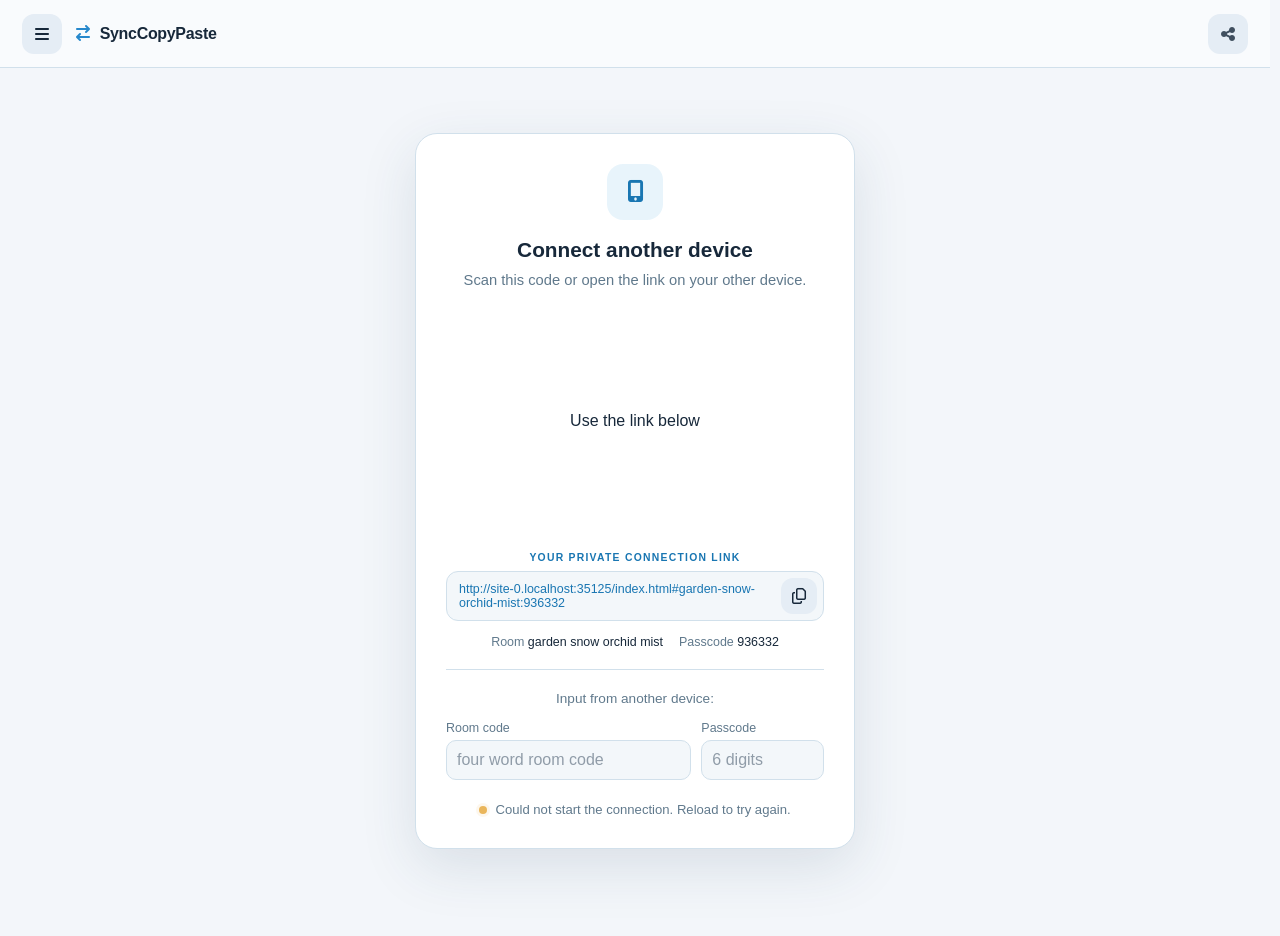
<file: index.html>
<!doctype html>
<html lang="en" data-theme="light">
<head>
  <meta charset="utf-8"><meta name="viewport" content="width=device-width, initial-scale=1"><meta name="theme-color" content="#f9fbfd">
  <meta http-equiv="Content-Security-Policy" content="default-src 'self'; script-src 'self' https://static.cloudflareinsights.com https://esm.run https://cdn.jsdelivr.net; style-src 'self' https://fonts.googleapis.com https://cdnjs.cloudflare.com; font-src 'self' https://fonts.gstatic.com https://cdnjs.cloudflare.com; img-src 'self' data: blob:; media-src 'self' blob:; connect-src 'self' https://cloudflareinsights.com https://cdn.jsdelivr.net https://synccopypaste.joel-tregurtha.workers.dev wss:; frame-src blob: https://docs.google.com https://script.google.com https://*.googleusercontent.com; object-src 'none'; base-uri 'none'; form-action 'self' https://script.google.com https://*.googleusercontent.com">
  <title>SyncCopyPaste</title>
  <link rel="icon" href="favicon.svg" type="image/svg+xml">
  <link rel="preconnect" href="https://fonts.googleapis.com"><link rel="preconnect" href="https://fonts.gstatic.com" crossorigin>
  <link href="https://fonts.googleapis.com/css2?family=Ubuntu:wght@400;500;700&display=swap" rel="stylesheet">
  <link rel="stylesheet" href="https://cdnjs.cloudflare.com/ajax/libs/font-awesome/6.7.2/css/all.min.css">
  <link rel="stylesheet" href="style.css">
</head>
<body>
<div id="connecting-overlay" class="connecting-overlay" role="status" aria-live="polite" hidden><div class="connecting-content"><span id="connecting-spinner" class="connecting-spinner" aria-hidden="true"></span><span id="connecting-text">Connecting...</span><span id="connecting-detail" class="connecting-detail" hidden></span><div class="connection-actions"><button id="retry-connection" class="primary" type="button" hidden>Try again</button><button id="cancel-connection" class="clipboard-button" type="button" hidden>Cancel</button></div></div></div>
<dialog id="waiting-dialog" aria-labelledby="waiting-title" aria-describedby="waiting-description" tabindex="-1"><h2 id="waiting-title">No other device has connected. Would you like this tab to keep waiting?</h2><p id="waiting-description">Waiting is paused until you choose Yes.</p><div class="waiting-actions"><button id="waiting-no" class="clipboard-button" type="button">No</button><button id="waiting-yes" class="primary" type="button">Yes</button></div></dialog>
<header><div class="menu-wrap"><button id="menu-button" class="icon-button" aria-label="Open menu" aria-expanded="false" aria-controls="menu"><i class="fa-solid fa-bars"></i></button><nav id="menu" hidden><button id="about-button"><i class="fa-solid fa-circle-info"></i> About</button><button id="how-button"><i class="fa-solid fa-circle-question"></i> How this app works</button><a class="menu-link" href="articles/"><i class="fa-solid fa-book-open"></i> Articles</a><button id="theme-button"><i class="fa-solid fa-sun"></i> <span>Light mode</span></button></nav></div><div class="brand"><span class="brand-icon"><i class="fa-solid fa-arrow-right-arrow-left"></i></span><strong>SyncCopyPaste</strong></div><span id="share-app-status" class="share-app-status" role="status" aria-live="polite"></span><button id="share-app" class="icon-button share-app" aria-label="Copy app link" title="Share app"><i class="fa-solid fa-share-nodes"></i></button></header>
<main>
  <div id="connection-lost" class="connection-lost" role="status" hidden><span>Connection lost</span></div>
  <section id="remembered" class="panel remembered" hidden aria-labelledby="remembered-title"><h2 id="remembered-title">Previously connected devices</h2><div id="remembered-list"></div><p id="remembered-status" role="status" aria-live="polite"></p><button id="cancel-remembered" class="primary" hidden>Cancel connection</button></section>
  <section id="pairing" class="panel pairing" aria-labelledby="pair-title"><div class="panel-icon"><i class="fa-solid fa-mobile-screen-button"></i></div><h2 id="pair-title">Connect another device</h2><p>Scan this code or open the link on your other device.</p><div id="waiting-paused" class="waiting-paused" hidden><p>This tab is currently not looking for another device.</p><button id="start-waiting" class="primary" type="button">Start waiting</button></div><div class="qr-frame"><div id="qr" aria-label="Connection QR code"><i class="fa-solid fa-spinner fa-spin"></i></div></div><div class="link-label">YOUR PRIVATE CONNECTION LINK</div><div class="link-row"><a id="pair-link"></a><button id="copy-link" class="icon-button" aria-label="Copy connection link" title="Copy link"><i class="fa-regular fa-copy"></i></button></div><div class="credentials"><span>Room <strong id="room-code"></strong></span><span>Passcode <strong id="passcode"></strong></span></div><div class="manual-pairing"><p>Input from another device:</p><div class="manual-inputs"><label>Room code<input id="manual-room" type="text" placeholder="four word room code" autocomplete="off" autocapitalize="none" spellcheck="false"></label><label>Passcode<input id="manual-passcode" type="text" inputmode="numeric" pattern="[0-9]*" maxlength="6" placeholder="6 digits" autocomplete="off"></label></div></div><div class="waiting"><span class="dot"></span><span id="connection-status" role="status">Starting secure connection…</span></div></section>
  <section id="workspace" class="workspace" hidden aria-label="Shared files"><div class="workspace-heading"><div><h2>Ready to share</h2></div><span class="connected-badge"><span id="peer-name">Connected to device</span></span></div><div id="folder-tabs" class="folder-tabs" hidden><button id="shared-tab" class="selected" aria-pressed="true">Shared files</button><button id="local-browse-tab" aria-pressed="false" hidden></button><button id="browse-tab" aria-pressed="false" hidden></button><button id="split-tab" aria-pressed="false" hidden><i class="fa-solid fa-table-columns" aria-hidden="true"></i> Split view</button></div><div id="dropzone" class="dropzone"><div class="drop-top"><div><span class="section-label">SHARED FILES</span><span id="file-count">0 files</span></div><div class="drop-actions"><button id="download-all" class="text-button" type="button" disabled><i class="fa-solid fa-download" aria-hidden="true"></i>Download all</button><button id="clear" class="text-button">Clear</button></div></div><div id="empty" class="empty"><div class="upload-icon"><i class="fa-solid fa-arrow-up-from-bracket"></i></div><h3>Drag and drop files or text here</h3><p>Shared items appear on both connected devices.</p></div><div id="file-list" class="file-list"></div><div class="empty-actions"><button id="browse" class="primary"><i class="fa-solid fa-arrow-up-from-bracket"></i> Upload</button><button id="paste" class="primary"><i class="fa-regular fa-clipboard"></i> Paste</button></div><input type="file" id="file-input" multiple hidden></div><section id="folder-explorer" class="folder-explorer" hidden aria-label="Folder browser"><div class="explorer-toolbar"><div id="breadcrumb-wrap" class="breadcrumb-wrap"><button id="breadcrumb-expand" class="breadcrumb-expand" aria-label="Show full path" hidden>…</button><nav id="breadcrumb" class="breadcrumb" aria-label="Folder path"></nav></div><div class="explorer-actions"><button id="folder-select" class="folder-select" type="button" aria-pressed="false">Select</button><button id="folder-search-toggle" class="explorer-icon" aria-label="Search folder" title="Search folder" aria-expanded="false"><i class="fa-solid fa-magnifying-glass"></i></button><button id="folder-new" class="explorer-icon" type="button" aria-label="New folder" title="New folder"><i class="fa-solid fa-folder-plus" aria-hidden="true"></i></button><div class="view-toggle" aria-label="Display type"><button id="view-cards" aria-label="Card view" title="Card view" aria-pressed="false"><i class="fa-solid fa-grip"></i></button><button id="view-list" aria-label="List view" title="List view" aria-pressed="true"><i class="fa-solid fa-list"></i></button></div></div></div><div id="folder-search-row" class="folder-search-row" hidden><i class="fa-solid fa-magnifying-glass"></i><input id="folder-search" type="search" placeholder="Search this folder and subfolders" aria-label="Search this folder and subfolders"><button id="folder-search-clear" aria-label="Clear search"><i class="fa-solid fa-xmark"></i></button></div><div id="folder-content-area" class="folder-content-area"><div id="folder-content-wrap" class="folder-content-wrap"><div id="folder-content"></div><div id="folder-path-error" class="folder-path-error" role="status" hidden><span>Path not found. Check spelling.</span></div></div><div id="folder-loading" class="folder-loading" role="status" aria-live="polite" hidden><span id="folder-loading-text">Loading folder…</span></div><p id="folder-status" class="folder-status" role="status" aria-live="polite"></p><button id="folder-download-selected" class="primary folder-download-selected" type="button" hidden><i class="fa-solid fa-download" aria-hidden="true"></i><span></span></button></div></section><p id="split-instruction" class="split-instruction" hidden></p><section id="split-explorer" class="split-explorer" aria-label="Split folder browser" hidden><div id="split-local" class="split-pane"></div><div id="split-remote" class="split-pane"></div></section><p class="workspace-note"><i class="fa-solid fa-link"></i> Keep this page open on both devices while sharing.</p><div class="clipboard-option" id="clipboard-option" hidden><span class="optional-label">Optional:</span> <button id="sync-clipboard" class="clipboard-button" aria-pressed="false"><i class="fa-regular fa-clipboard"></i> Sync clipboards</button><p>If enabled, you can simply copy something on one device and then paste it on the other.</p><p id="clipboard-status" class="clipboard-status" role="status" aria-live="polite"></p></div><div class="clipboard-option folder-option"><span class="optional-label">Optional:</span> <button id="connect-folder" class="clipboard-button"><i class="fa-regular fa-folder-open"></i> Connect folder</button><p>If a folder is connected, you can browse that folder on either device. If folders are connected on both devices, you can drag and drop files and folders between the connected folders.</p><p id="folder-share-status" class="clipboard-status" role="status" aria-live="polite"></p></div><div id="connection-details" class="connection-details" hidden><div><span>Connection</span><strong id="connection-type">Checking…</strong></div><div><span>Transport</span><strong id="connection-transport">Checking…</strong></div><div><span>Round-trip time</span><strong id="connection-rtt">Checking…</strong></div><div><span>Average transfer speed</span><strong id="connection-speed">—</strong></div></div></section>
  <div id="notice" class="notice" role="status" aria-live="polite"></div>
</main>
<dialog id="preview-dialog" class="preview-dialog" aria-labelledby="preview-title"><div class="preview-header"><div><span class="preview-label">FILE PREVIEW</span><h2 id="preview-title"></h2></div><div class="preview-actions"><button id="preview-copy" class="icon-button" aria-label="Copy file" title="Copy" disabled><i class="fa-regular fa-copy"></i></button><button id="preview-download" class="icon-button" aria-label="Download file" title="Download" disabled><i class="fa-solid fa-download"></i></button><button id="close-preview" class="icon-button" aria-label="Close preview"><i class="fa-solid fa-xmark"></i></button></div></div><p id="preview-status" class="preview-action-status" role="status" aria-live="polite"></p><div id="preview-body" class="preview-body" aria-live="polite"></div></dialog>
<dialog id="about-dialog" aria-labelledby="about-title"><div class="dialog-head"><h2 id="about-title">About</h2><button id="close-about" class="icon-button" aria-label="Close"><i class="fa-solid fa-xmark"></i></button></div><p>SyncCopyPaste allows you to drag and drop or copy-paste any text, images, other files or folders between any two devices.</p><p>SyncCopyPaste was developed in New Zealand by Joel Tregurtha using Codex.</p><ul><li>End-to-end encrypted</li><li>Works across Windows, Linux, Mac, iOS, and Android</li><li>No account or install required</li><li>Super easy to use</li><li>100% free and open source</li></ul><a class="source-button" href="https://github.com/JoelTre/SyncCopyPaste" target="_blank" rel="noopener noreferrer"><i class="fa-brands fa-github"></i> View source code</a><div class="analytics-settings"><details><summary>SyncCopyPaste records anonymous analytics. <span class="analytics-learn-more">Learn more</span></summary><p>Cloudflare Web Analytics collects page views and performance data. We also collect approximate connection counts, round-trip times, and file counts, sizes and transfer times for shared files, file explorer and clipboard transfers. The receiving device reports transfers. We do not send file names, contents, device names or pairing credentials. Turning analytics off sends a one-time opt-out count. Network providers may see your IP address. This setting applies to this browser. Changing it reloads open SyncCopyPaste pages and ends any active connections.</p><a class="analytics-results-button" href="analytics/" target="_blank" rel="noopener noreferrer">View analytics data <i class="fa-solid fa-arrow-up-right-from-square" aria-hidden="true"></i><span class="visually-hidden"> (opens in a new tab)</span></a><label class="beta-toggle-row" for="analytics-enabled"><span>Allow analytics</span><input id="analytics-enabled" class="beta-toggle" type="checkbox" role="switch"></label></details></div><form id="feedback-form" class="feedback-form" method="post" target="feedback-result" hidden><h3>Feedback</h3><p>Report bugs, suggest features, or provide general feedback.</p><label for="feedback-message">Your feedback <span aria-hidden="true">*</span></label><textarea id="feedback-message" name="feedback" maxlength="10000" required></textarea><label for="feedback-email">Email (optional)</label><input id="feedback-email" name="email" type="email" maxlength="254" autocomplete="email"><div class="feedback-honeypot" aria-hidden="true"><label for="feedback-website">Leave this field empty</label><input id="feedback-website" name="website" tabindex="-1" autocomplete="off"></div><button id="feedback-submit" type="submit" class="primary">Send feedback</button><p id="feedback-status" class="feedback-status" role="status" aria-live="polite"></p><iframe id="feedback-result" name="feedback-result" title="Feedback submission result" class="feedback-result" hidden></iframe></form><iframe id="feedback-fallback" class="about-form" title="Feedback form" src="https://docs.google.com/forms/d/e/1FAIpQLScOy8-tlePTCLIqk45565qLgtKoe95voYDd0ctRa_9XFp1OlA/viewform?embedded=true" loading="lazy" allowtransparency="true">Loading form…</iframe></dialog>
<dialog id="how-dialog" aria-labelledby="how-title"><div class="dialog-head"><div class="panel-icon small"><i class="fa-solid fa-link"></i></div><button id="close-dialog" class="icon-button" aria-label="Close"><i class="fa-solid fa-xmark"></i></button></div><h2 id="how-title">How this app works</h2><p>The connection link contains a room code and passcode. The room code is like the name of a meeting place; the passcode helps restrict who can meet there. The devices use these to find each other using a peer-to-peer networking library called Trystero. Trystero uses internet signalling services to help the devices find each other.</p><p>The devices then use WebRTC (Web Real-Time Communication) to find a working network route and establish an encrypted connection. When a direct route is not available, Cloudflare can relay the encrypted data. Keep the connection link private: anyone with it can attempt to join the room.</p><p>Files and text travel between the devices over that WebRTC connection. Shared items are held in each open page’s memory. Closing the page or ending the connection clears its list; downloading a file saves a separate copy. Paired devices are remembered in this browser so you can reconnect later. Clearing browser data removes them; forgetting a device here does not remove it from the other device.</p><p>Optional clipboard sync reads supported clipboard content with your browser's permission and sends it through the same connection. Browser restrictions may prevent automatic clipboard access.</p><p>Optional folder connection lets both devices browse a selected folder and its subfolders. When both devices connect folders, Split view can copy files between them through the encrypted connection. Read and write permissions and browser support are required.</p><div class="beta-settings"><label class="beta-toggle-row" for="beta-features"><span>Beta features</span><input id="beta-features" class="beta-toggle" type="checkbox" role="switch" aria-describedby="beta-description"></label><p id="beta-description" hidden>These features currently only work on some devices</p></div></dialog>
<script type="module" src="app.js"></script>
<script src="cloudflare-analytics.js" defer></script></body></html>
</file>
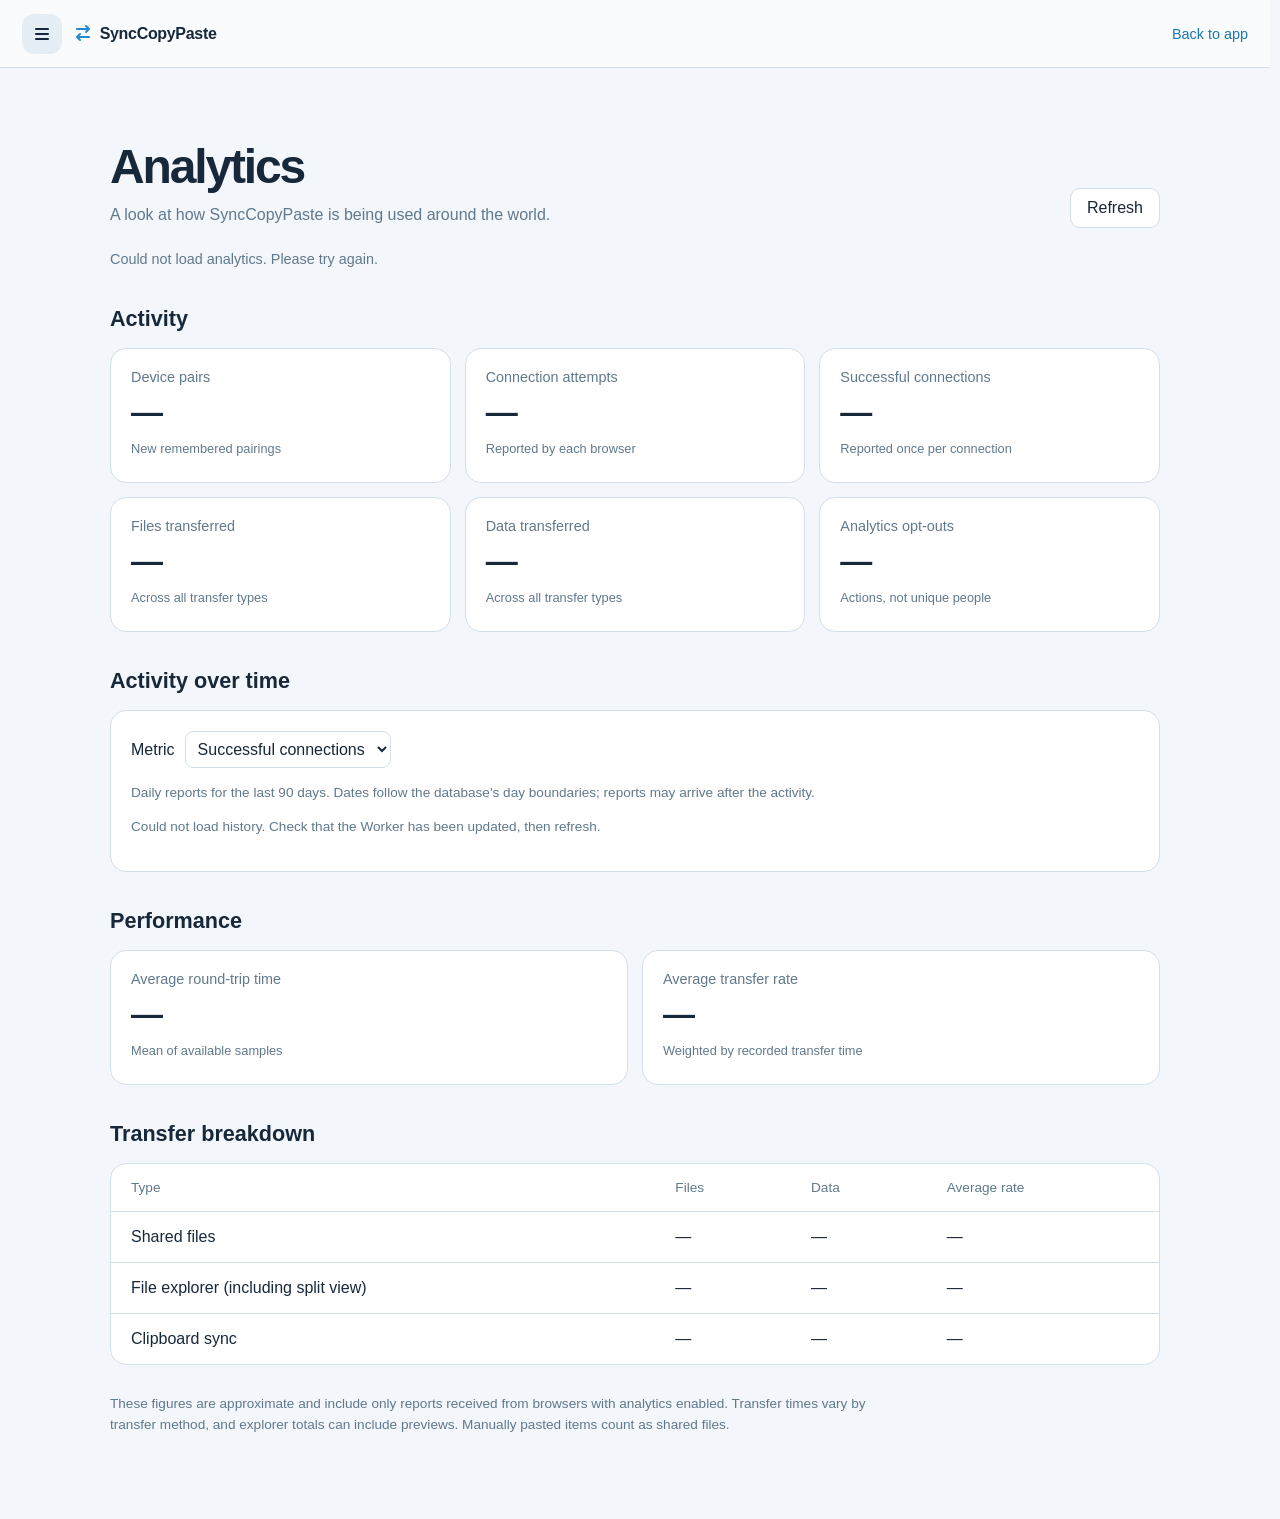
<file: analytics/index.html>
<!doctype html>
<html lang="en" data-theme="light">
<head>
  <meta charset="utf-8">
  <meta name="viewport" content="width=device-width, initial-scale=1">
  <meta name="theme-color" content="#f9fbfd">
  <meta http-equiv="Content-Security-Policy" content="default-src 'self'; script-src 'self' https://static.cloudflareinsights.com; connect-src https://cloudflareinsights.com https://synccopypaste.joel-tregurtha.workers.dev; style-src 'self' https://fonts.googleapis.com https://cdnjs.cloudflare.com; font-src https://fonts.gstatic.com https://cdnjs.cloudflare.com; object-src 'none'; base-uri 'none'">
  <title>Analytics | SyncCopyPaste</title>
  <link rel="icon" href="../favicon.svg" type="image/svg+xml">
  <link rel="preconnect" href="https://fonts.googleapis.com"><link rel="preconnect" href="https://fonts.gstatic.com" crossorigin>
  <link href="https://fonts.googleapis.com/css2?family=Ubuntu:wght@400;500;700&display=swap" rel="stylesheet">
  <link rel="stylesheet" href="https://cdnjs.cloudflare.com/ajax/libs/font-awesome/6.7.2/css/all.min.css">
  <link rel="stylesheet" href="../style.css">
  <link rel="stylesheet" href="dashboard.css">
</head>
<body>
<header class="analytics-header"><div class="menu-wrap"><button id="menu-button" class="icon-button" aria-label="Open menu" aria-expanded="false" aria-controls="menu"><i class="fa-solid fa-bars"></i></button><nav id="menu" hidden><button id="about-button" type="button"><i class="fa-solid fa-circle-info"></i> About</button><button id="how-button" type="button"><i class="fa-solid fa-circle-question"></i> How this app works</button><button id="theme-button" type="button"><i class="fa-solid fa-moon"></i> <span>Dark mode</span></button></nav></div><a class="brand" href="../"><span class="brand-icon"><i class="fa-solid fa-arrow-right-arrow-left" aria-hidden="true"></i></span><strong>SyncCopyPaste</strong></a><a class="home-link" href="../">Back to app</a></header>
<main class="dashboard">
  <div class="dashboard-heading"><div><h1>Analytics</h1><p>A look at how SyncCopyPaste is being used around the world.</p></div><button class="refresh-button" id="refresh" type="button">Refresh</button></div>
  <p id="status" class="dashboard-status loading" role="status" aria-live="polite">Loading analytics…</p>
  <section aria-labelledby="activity-title"><div class="section-heading"><div><h2 id="activity-title">Activity</h2></div></div>
    <div class="metric-grid"><article class="metric-card"><span>Device pairs</span><strong id="pairs">—</strong><small>New remembered pairings</small></article><article class="metric-card"><span>Connection attempts</span><strong id="attempts">—</strong><small>Reported by each browser</small></article><article class="metric-card"><span>Successful connections</span><strong id="connections">—</strong><small>Reported once per connection</small></article><article class="metric-card"><span>Files transferred</span><strong id="files">—</strong><small>Across all transfer types</small></article><article class="metric-card"><span>Data transferred</span><strong id="bytes">—</strong><small>Across all transfer types</small></article><article class="metric-card"><span>Analytics opt-outs</span><strong id="optouts">—</strong><small>Actions, not unique people</small></article></div>
  </section>
  <section aria-labelledby="history-title"><div class="section-heading"><h2 id="history-title">Activity over time</h2></div><div class="history-panel"><label for="history-metric">Metric</label><select id="history-metric"><option value="connections">Successful connections</option><option value="connection_attempts">Connection attempts</option><option value="pairs">Device pairs</option><option value="files">Files transferred</option><option value="bytes">Data transferred</option><option value="opt_outs">Analytics opt-outs</option><option value="rtt">Average round-trip time</option><option value="rate">Average transfer rate</option></select><p class="history-note">Daily reports for the last 90 days. Dates follow the database's day boundaries; reports may arrive after the activity.</p><p id="history-status" role="status">Loading history…</p><div id="history-chart" class="history-chart"></div><details id="history-details" hidden><summary>View daily values</summary><div class="history-table"><table><thead><tr><th scope="col">Day</th><th scope="col">Value</th></tr></thead><tbody id="history-values"></tbody></table></div></details></div></section>
  <section aria-labelledby="performance-title"><div class="section-heading"><div><h2 id="performance-title">Performance</h2></div></div><div class="metric-grid performance-grid"><article class="metric-card"><span>Average round-trip time</span><strong id="rtt">—</strong><small>Mean of available samples</small></article><article class="metric-card"><span>Average transfer rate</span><strong id="rate">—</strong><small>Weighted by recorded transfer time</small></article></div></section>
  <section aria-labelledby="breakdown-title"><div class="section-heading"><div><h2 id="breakdown-title">Transfer breakdown</h2></div></div><div class="breakdown" role="region" aria-label="Transfer breakdown" tabindex="0"><table><thead><tr><th scope="col">Type</th><th scope="col">Files</th><th scope="col">Data</th><th scope="col">Average rate</th></tr></thead><tbody><tr><th scope="row">Shared files</th><td id="shared-files">—</td><td id="shared-bytes">—</td><td id="shared-rate">—</td></tr><tr><th scope="row">File explorer (including split view)</th><td id="explorer-files">—</td><td id="explorer-bytes">—</td><td id="explorer-rate">—</td></tr><tr><th scope="row">Clipboard sync</th><td id="clipboard-files">—</td><td id="clipboard-bytes">—</td><td id="clipboard-rate">—</td></tr></tbody></table></div></section>
  <p class="dashboard-note">These figures are approximate and include only reports received from browsers with analytics enabled. Transfer times vary by transfer method, and explorer totals can include previews. Manually pasted items count as shared files.</p>
</main>
<script type="module" src="dashboard.js"></script>
<script src="../cloudflare-analytics.js" defer></script></body></html>
</file>
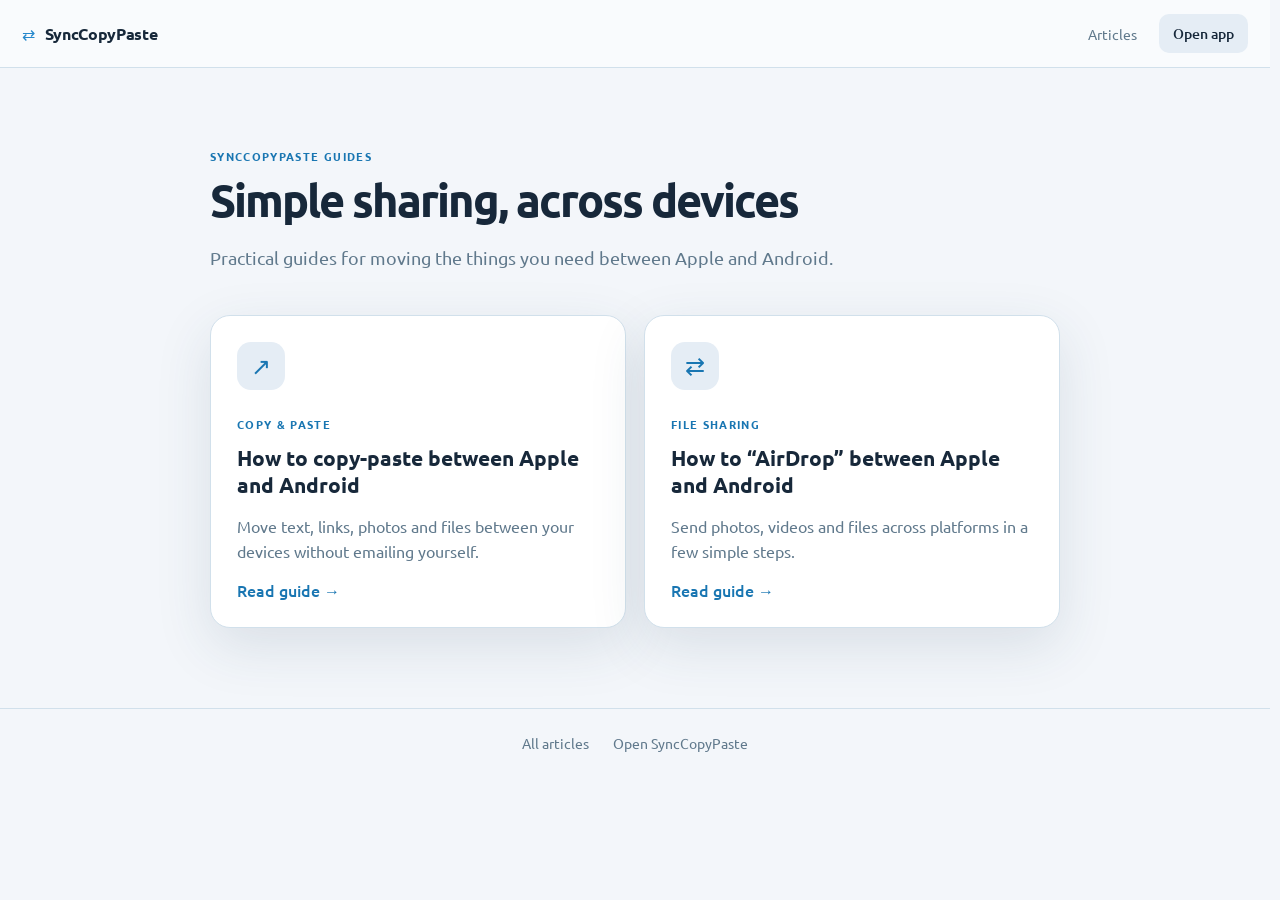
<file: articles/index.html>
<!doctype html>
<html lang="en" data-theme="light"><head><meta charset="utf-8"><meta name="viewport" content="width=device-width, initial-scale=1"><meta name="theme-color" content="#f9fbfd"><title>Articles | SyncCopyPaste</title><meta name="description" content="Guides to sharing text, photos and files between Apple and Android devices."><link rel="canonical" href="https://synccopypaste.app/articles/"><link rel="icon" href="../favicon.svg" type="image/svg+xml"><link rel="preconnect" href="https://fonts.googleapis.com"><link rel="preconnect" href="https://fonts.gstatic.com" crossorigin><link href="https://fonts.googleapis.com/css2?family=Ubuntu:wght@400;500;700&display=swap" rel="stylesheet"><link rel="stylesheet" href="../style.css"><link rel="stylesheet" href="../articles/articles.css"><script src="../articles/articles.js" defer></script></head><body><header class="article-header"><a class="brand" href="../index.html"><span class="brand-icon" aria-hidden="true">⇄</span><strong>SyncCopyPaste</strong></a><div class="header-links"><a href="../articles/index.html">Articles</a><a class="header-app" href="../index.html">Open app</a></div></header><main class="articles-main"><span class="eyebrow">SYNCCOPYPASTE GUIDES</span><h1>Simple sharing, across devices</h1><p class="lead">Practical guides for moving the things you need between Apple and Android.</p><div class="article-grid"><a class="article-card" href="../articles/copy-paste-between-apple-and-android/index.html"><span class="card-icon" aria-hidden="true">↗</span><span class="eyebrow">COPY &amp; PASTE</span><h2>How to copy-paste between Apple and Android</h2><p>Move text, links, photos and files between your devices without emailing yourself.</p><span class="card-link">Read guide →</span></a><a class="article-card" href="../articles/airdrop-between-apple-and-android/index.html"><span class="card-icon" aria-hidden="true">⇄</span><span class="eyebrow">FILE SHARING</span><h2>How to “AirDrop” between Apple and Android</h2><p>Send photos, videos and files across platforms in a few simple steps.</p><span class="card-link">Read guide →</span></a></div></main><footer class="article-footer"><a href="../articles/index.html">All articles</a><a href="../index.html">Open SyncCopyPaste</a></footer><script src="../cloudflare-analytics.js" defer></script></body></html>
</file>
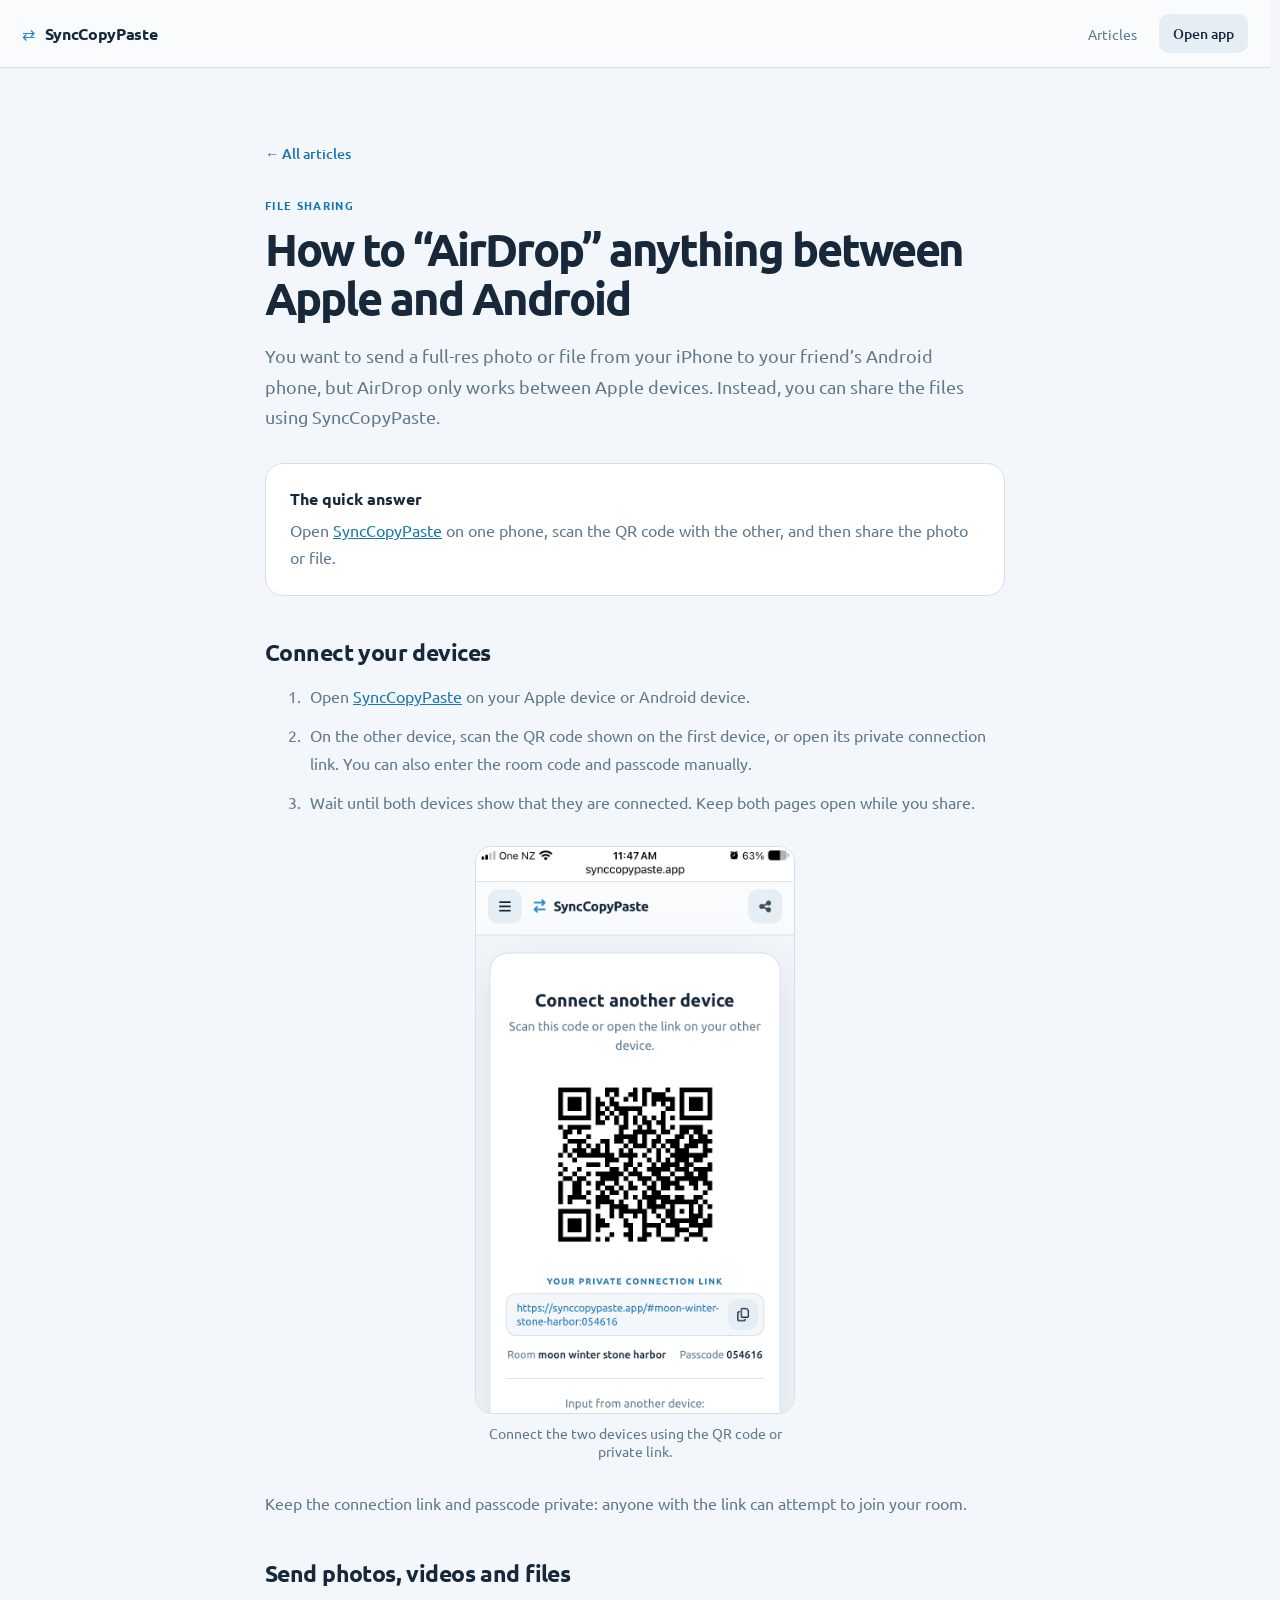
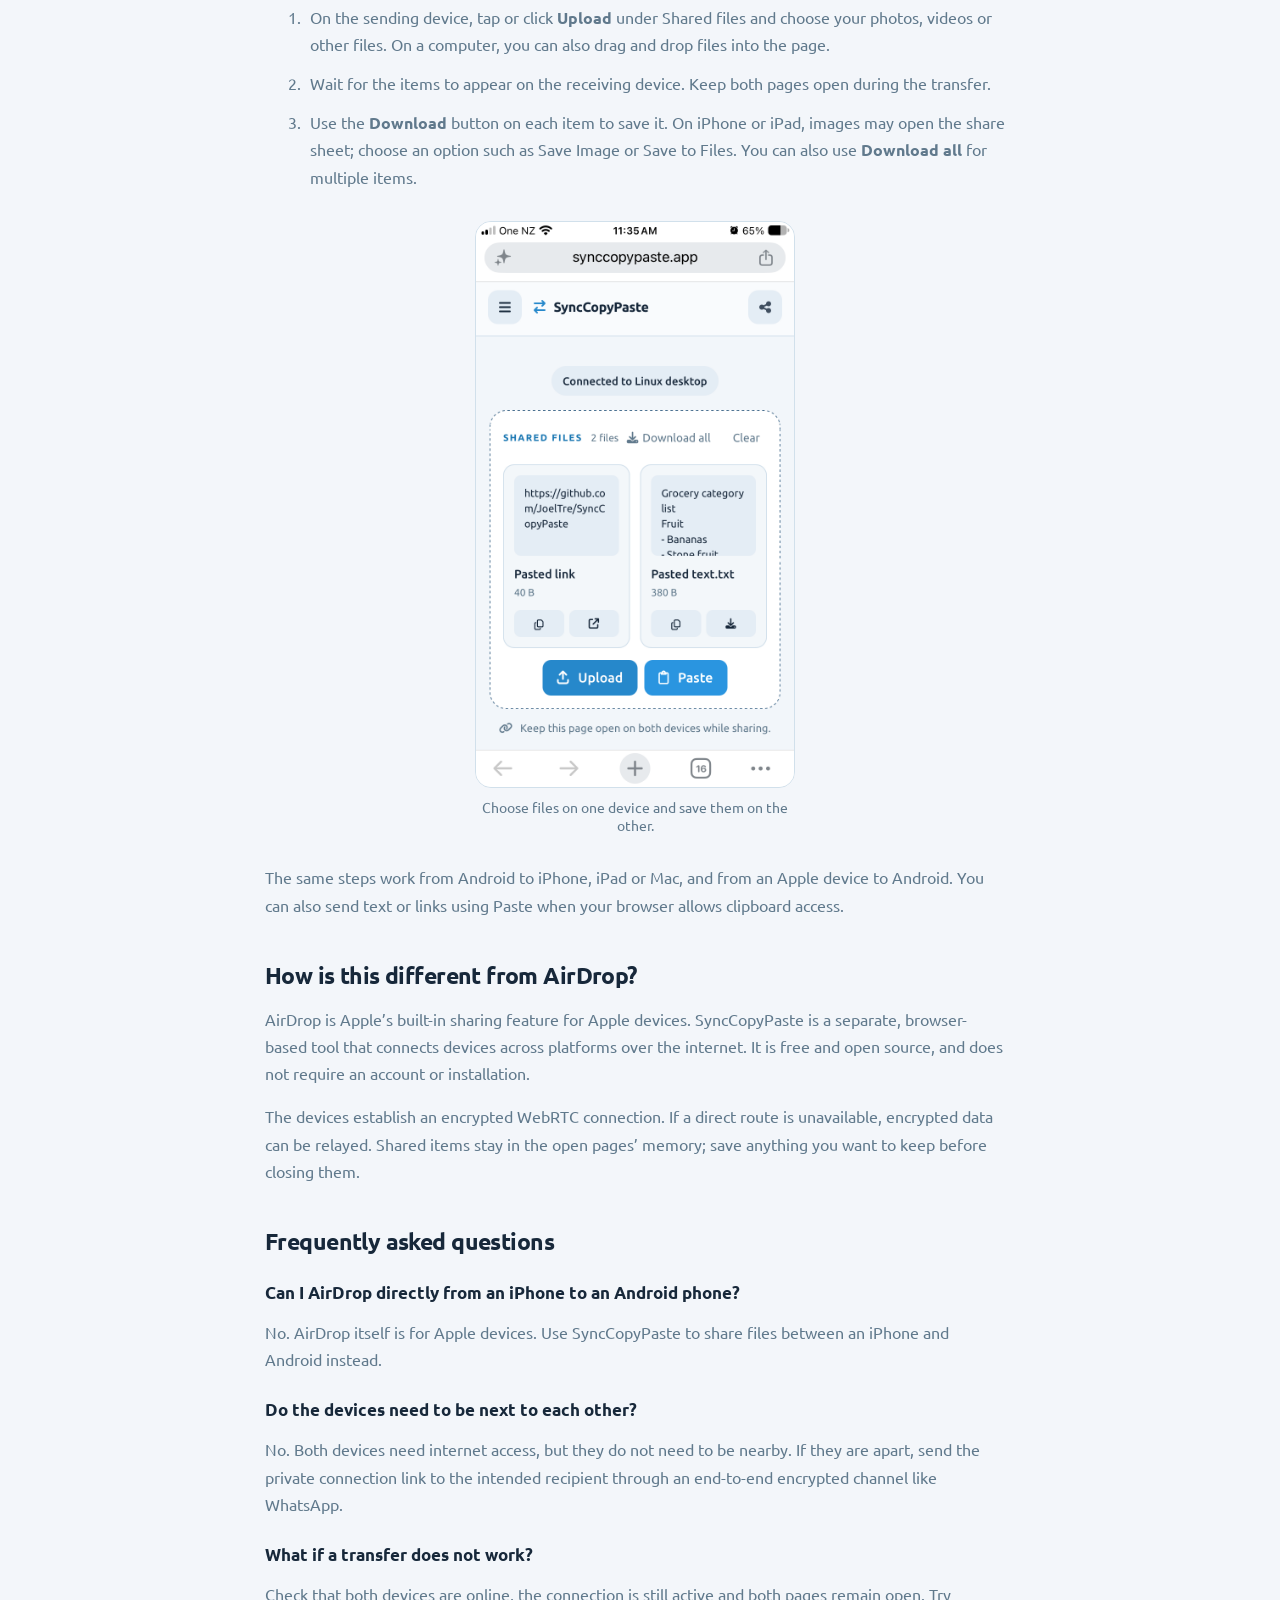
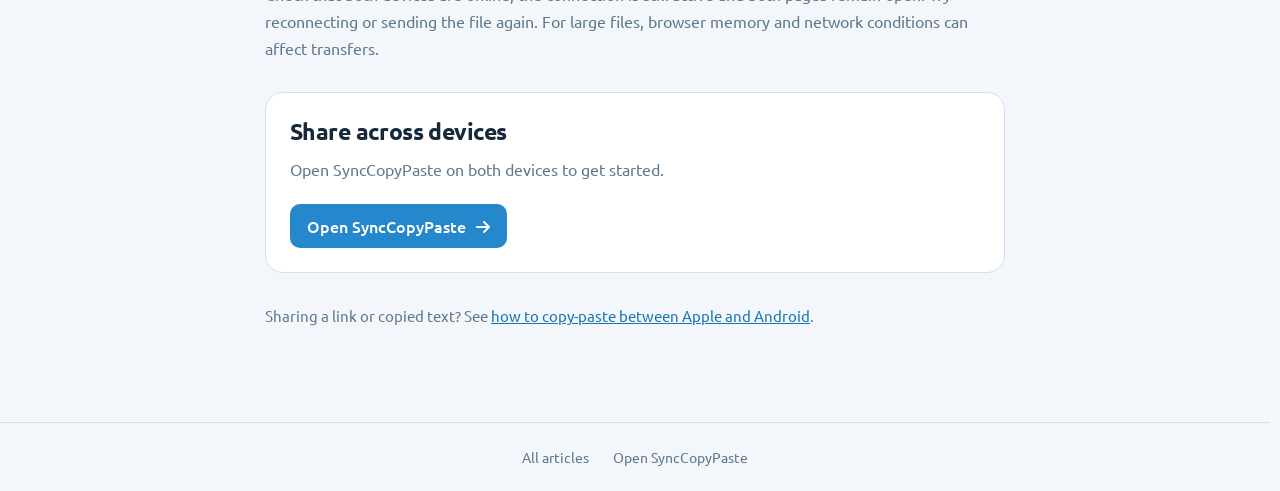
<file: articles/airdrop-between-apple-and-android/index.html>
<!doctype html>
<html lang="en" data-theme="light"><head><meta charset="utf-8"><meta name="viewport" content="width=device-width, initial-scale=1"><meta name="theme-color" content="#f9fbfd"><title>How to “AirDrop” Between Apple and Android | SyncCopyPaste</title><meta name="description" content="Share photos, videos and files between iPhone, iPad or Mac and Android with this browser-based AirDrop alternative."><link rel="canonical" href="https://synccopypaste.app/articles/airdrop-between-apple-and-android/"><link rel="icon" href="../../favicon.svg" type="image/svg+xml"><link rel="preconnect" href="https://fonts.googleapis.com"><link rel="preconnect" href="https://fonts.gstatic.com" crossorigin><link href="https://fonts.googleapis.com/css2?family=Ubuntu:wght@400;500;700&display=swap" rel="stylesheet"><link rel="stylesheet" href="https://cdnjs.cloudflare.com/ajax/libs/font-awesome/6.7.2/css/all.min.css"><link rel="stylesheet" href="../../style.css"><link rel="stylesheet" href="../../articles/articles.css"><script src="../../articles/articles.js" defer></script></head><body><header class="article-header"><a class="brand" href="../../index.html"><span class="brand-icon" aria-hidden="true">⇄</span><strong>SyncCopyPaste</strong></a><div class="header-links"><a href="../../articles/index.html">Articles</a><a class="header-app" href="../../index.html">Open app</a></div></header><main class="articles-main article-body"><a class="back-link" href="../../articles/index.html">← All articles</a><span class="eyebrow">FILE SHARING</span><h1>How to “AirDrop” anything between Apple and Android</h1><p class="lead">You want to send a full-res photo or file from your iPhone to your friend’s Android phone, but AirDrop only works between Apple devices. Instead, you can share the files using SyncCopyPaste.</p><div class="answer-box"><strong>The quick answer</strong><p>Open <a href="../../index.html">SyncCopyPaste</a> on one phone, scan the QR code with the other, and then share the photo or file.</p></div><h2>Connect your devices</h2><ol><li>Open <a href="../../index.html">SyncCopyPaste</a> on your Apple device or Android device.</li><li>On the other device, scan the QR code shown on the first device, or open its private connection link. You can also enter the room code and passcode manually.</li><li>Wait until both devices show that they are connected. Keep both pages open while you share.</li></ol><figure class="article-image" hidden><img src="../../articles/images/connect-devices.webp" alt="SyncCopyPaste connection screen with a QR code on one device and a second device ready to scan it"><figcaption>Connect the two devices using the QR code or private link.</figcaption></figure><p>Keep the connection link and passcode private: anyone with the link can attempt to join your room.</p><h2>Send photos, videos and files</h2><ol><li>On the sending device, tap or click <b>Upload</b> under Shared files and choose your photos, videos or other files. On a computer, you can also drag and drop files into the page.</li><li>Wait for the items to appear on the receiving device. Keep both pages open during the transfer.</li><li>Use the <b>Download</b> button on each item to save it. On iPhone or iPad, images may open the share sheet; choose an option such as Save Image or Save to Files. You can also use <b>Download all</b> for multiple items.</li></ol><figure class="article-image" hidden><img src="../../articles/images/airdrop-shared-files.webp" alt="Photos and files in SyncCopyPaste Shared files on an Apple device and an Android device"><figcaption>Choose files on one device and save them on the other.</figcaption></figure><p>The same steps work from Android to iPhone, iPad or Mac, and from an Apple device to Android. You can also send text or links using Paste when your browser allows clipboard access.</p><h2>How is this different from AirDrop?</h2><p>AirDrop is Apple’s built-in sharing feature for Apple devices. SyncCopyPaste is a separate, browser-based tool that connects devices across platforms over the internet. It is free and open source, and does not require an account or installation.</p><p>The devices establish an encrypted WebRTC connection. If a direct route is unavailable, encrypted data can be relayed. Shared items stay in the open pages’ memory; save anything you want to keep before closing them.</p><h2>Frequently asked questions</h2><h3>Can I AirDrop directly from an iPhone to an Android phone?</h3><p>No. AirDrop itself is for Apple devices. Use SyncCopyPaste to share files between an iPhone and Android instead.</p><h3>Do the devices need to be next to each other?</h3><p>No. Both devices need internet access, but they do not need to be nearby. If they are apart, send the private connection link to the intended recipient through an end-to-end encrypted channel like WhatsApp.</p><h3>What if a transfer does not work?</h3><p>Check that both devices are online, the connection is still active and both pages remain open. Try reconnecting or sending the file again. For large files, browser memory and network conditions can affect transfers.</p><div class="article-cta"><h2>Share across devices</h2><p>Open SyncCopyPaste on both devices to get started.</p><a class="primary" href="../../index.html">Open SyncCopyPaste <i class="fa-solid fa-arrow-right" aria-hidden="true"></i></a></div><p class="related">Sharing a link or copied text? See <a href="../../articles/copy-paste-between-apple-and-android/index.html">how to copy-paste between Apple and Android</a>.</p></main><footer class="article-footer"><a href="../../articles/index.html">All articles</a><a href="../../index.html">Open SyncCopyPaste</a></footer><script src="../../cloudflare-analytics.js" defer></script></body></html>
</file>
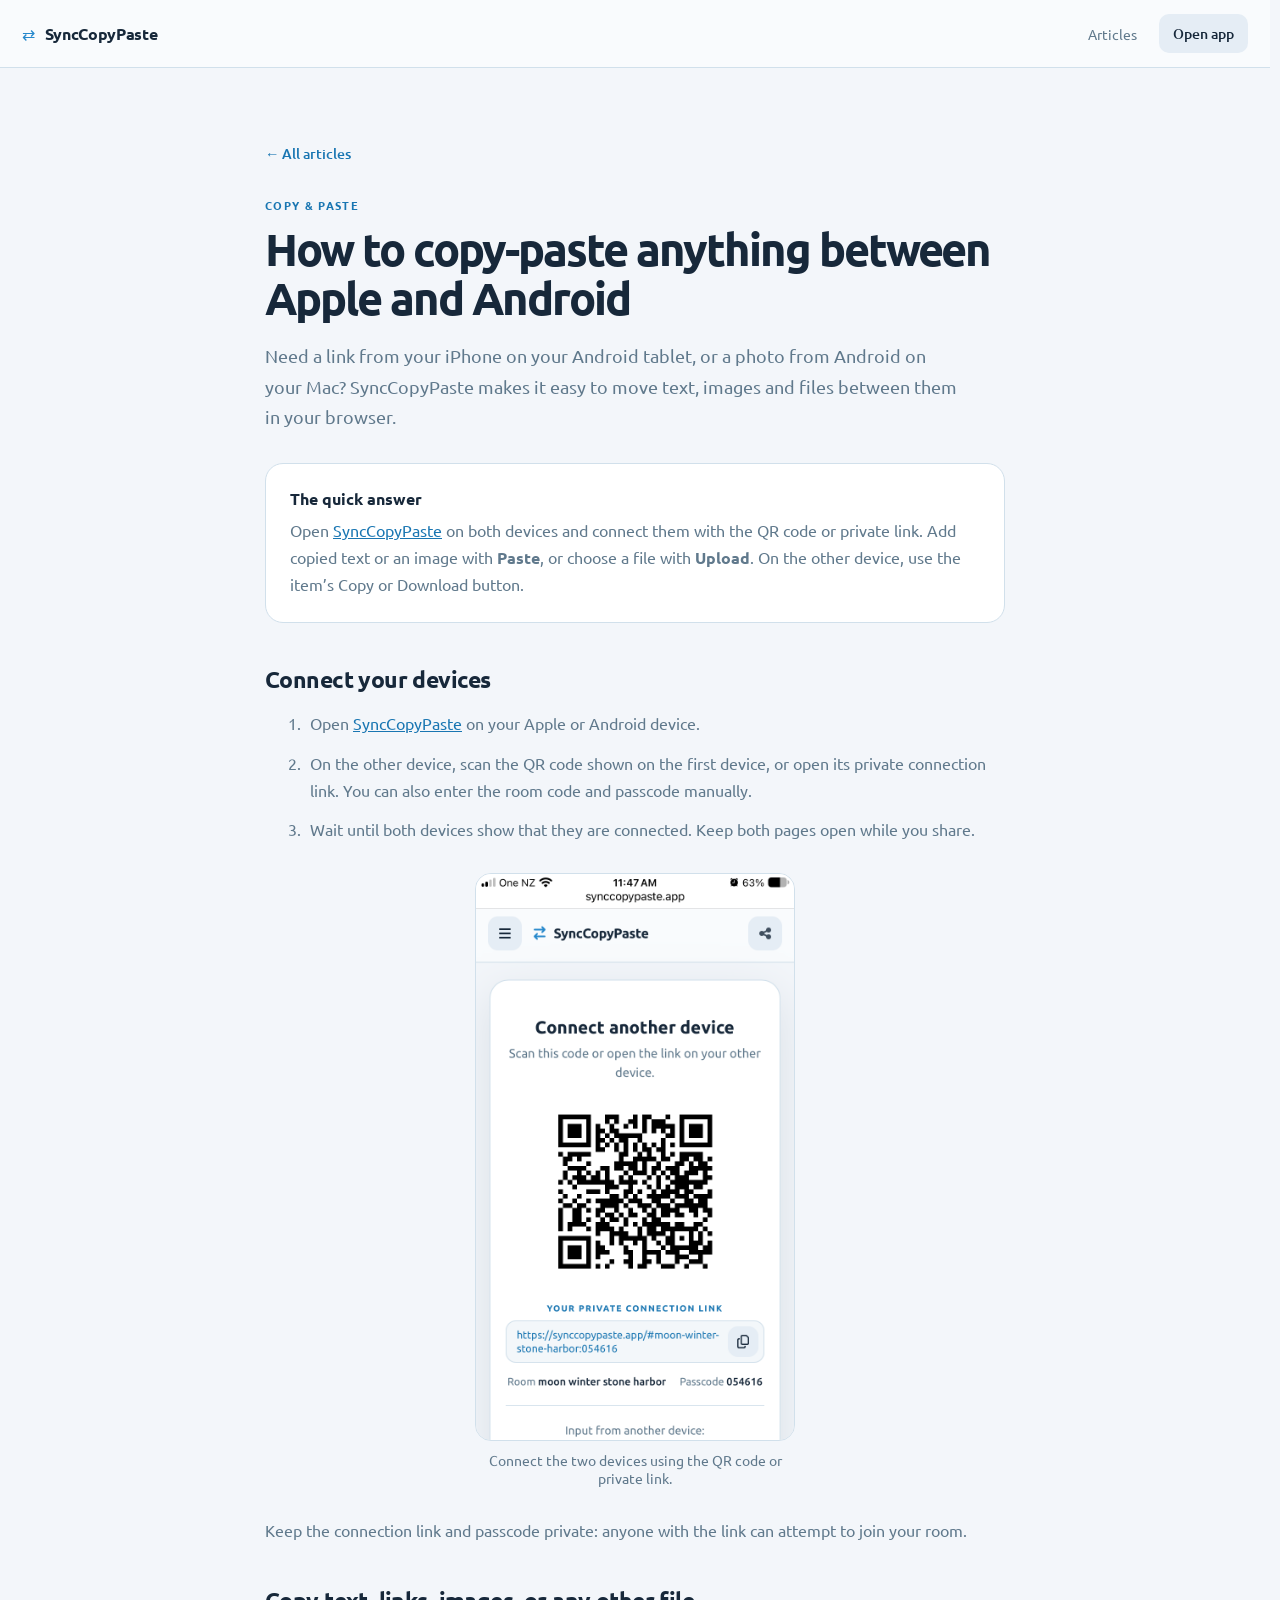
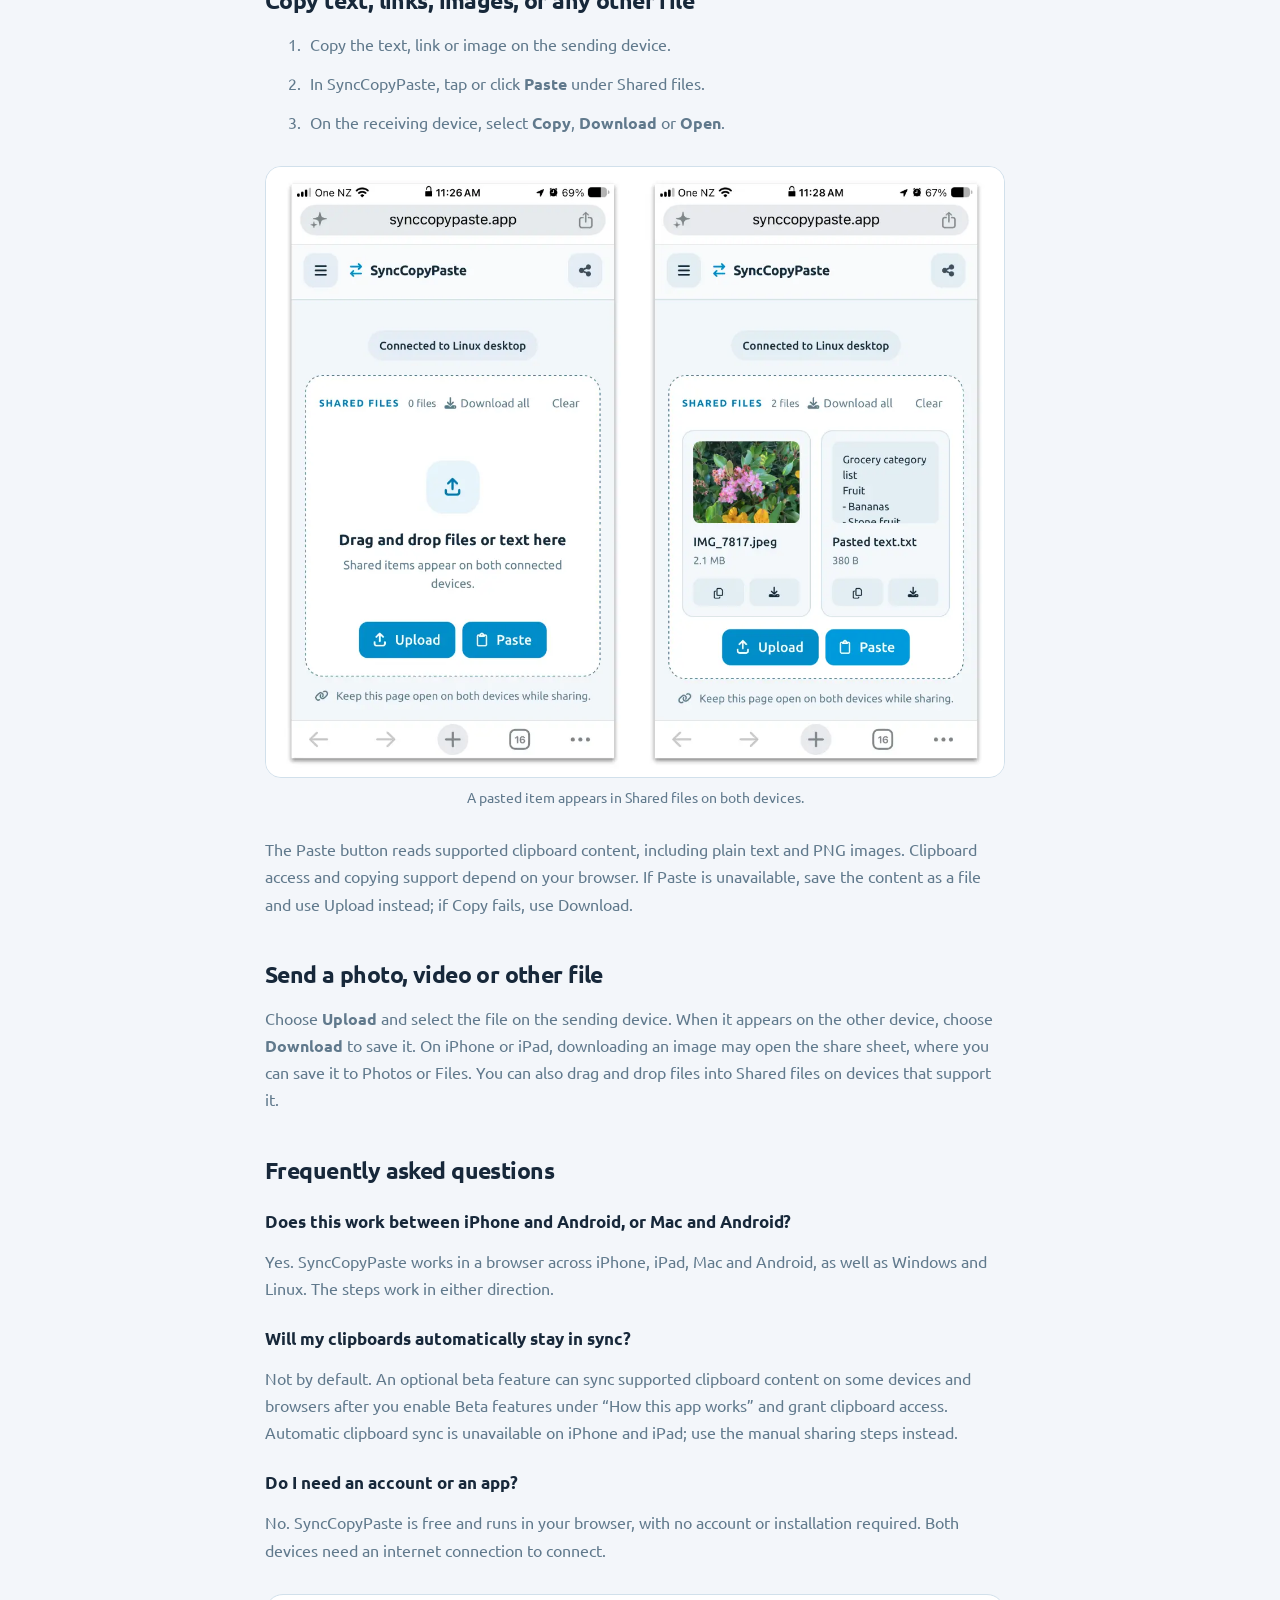
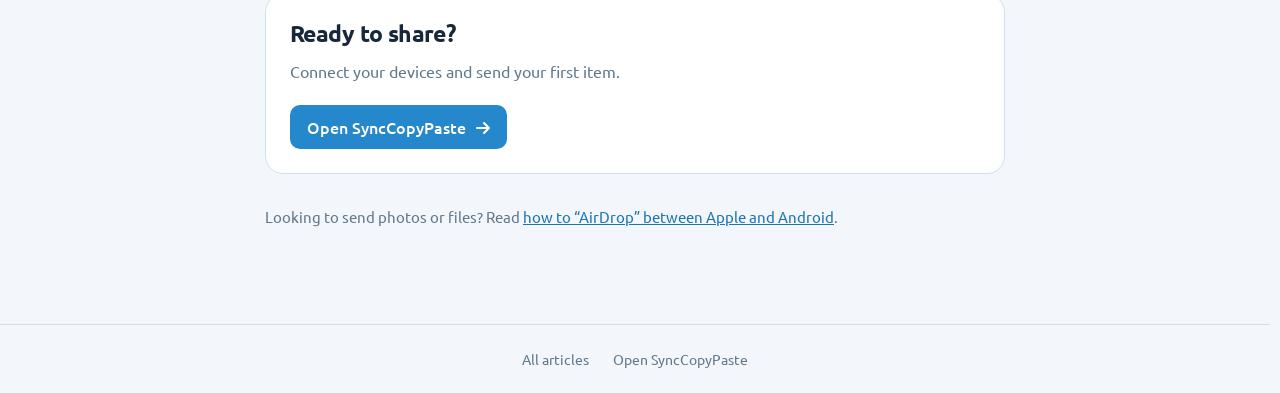
<file: articles/copy-paste-between-apple-and-android/index.html>
<!doctype html>
<html lang="en" data-theme="light"><head><meta charset="utf-8"><meta name="viewport" content="width=device-width, initial-scale=1"><meta name="theme-color" content="#f9fbfd"><title>How to Copy-Paste Between Apple and Android | SyncCopyPaste</title><meta name="description" content="Copy text, links, photos and files between iPhone, iPad or Mac and Android with SyncCopyPaste. No account or install required."><link rel="canonical" href="https://synccopypaste.app/articles/copy-paste-between-apple-and-android/"><link rel="icon" href="../../favicon.svg" type="image/svg+xml"><link rel="preconnect" href="https://fonts.googleapis.com"><link rel="preconnect" href="https://fonts.gstatic.com" crossorigin><link href="https://fonts.googleapis.com/css2?family=Ubuntu:wght@400;500;700&display=swap" rel="stylesheet"><link rel="stylesheet" href="https://cdnjs.cloudflare.com/ajax/libs/font-awesome/6.7.2/css/all.min.css"><link rel="stylesheet" href="../../style.css"><link rel="stylesheet" href="../../articles/articles.css"><script src="../../articles/articles.js" defer></script></head><body><header class="article-header"><a class="brand" href="../../index.html"><span class="brand-icon" aria-hidden="true">⇄</span><strong>SyncCopyPaste</strong></a><div class="header-links"><a href="../../articles/index.html">Articles</a><a class="header-app" href="../../index.html">Open app</a></div></header><main class="articles-main article-body"><a class="back-link" href="../../articles/index.html">← All articles</a><span class="eyebrow">COPY &amp; PASTE</span><h1>How to copy-paste anything between Apple and Android</h1><p class="lead">Need a link from your iPhone on your Android tablet, or a photo from Android on your Mac? SyncCopyPaste makes it easy to move text, images and files between them in your browser.</p><div class="answer-box"><strong>The quick answer</strong><p>Open <a href="../../index.html">SyncCopyPaste</a> on both devices and connect them with the QR code or private link. Add copied text or an image with <b>Paste</b>, or choose a file with <b>Upload</b>. On the other device, use the item’s Copy or Download button.</p></div><h2>Connect your devices</h2><ol><li>Open <a href="../../index.html">SyncCopyPaste</a> on your Apple or Android device.</li><li>On the other device, scan the QR code shown on the first device, or open its private connection link. You can also enter the room code and passcode manually.</li><li>Wait until both devices show that they are connected. Keep both pages open while you share.</li></ol><figure class="article-image" hidden><img src="../../articles/images/connect-devices.webp" alt="SyncCopyPaste connection screen with a QR code on one device and a second device ready to scan it"><figcaption>Connect the two devices using the QR code or private link.</figcaption></figure><p>Keep the connection link and passcode private: anyone with the link can attempt to join your room.</p><h2>Copy text, links, images, or any other file</h2><ol><li>Copy the text, link or image on the sending device.</li><li>In SyncCopyPaste, tap or click <b>Paste</b> under Shared files.</li><li>On the receiving device, select <b>Copy</b>, <b>Download</b> or <b>Open</b>.</li></ol><figure class="article-image" hidden><img src="../../articles/images/copy-paste-shared-files.webp" alt="A copied link shown in Shared files on connected Apple and Android devices"><figcaption>A pasted item appears in Shared files on both devices.</figcaption></figure><p>The Paste button reads supported clipboard content, including plain text and PNG images. Clipboard access and copying support depend on your browser. If Paste is unavailable, save the content as a file and use Upload instead; if Copy fails, use Download.</p><h2>Send a photo, video or other file</h2><p>Choose <b>Upload</b> and select the file on the sending device. When it appears on the other device, choose <b>Download</b> to save it. On iPhone or iPad, downloading an image may open the share sheet, where you can save it to Photos or Files. You can also drag and drop files into Shared files on devices that support it.</p><h2>Frequently asked questions</h2><h3>Does this work between iPhone and Android, or Mac and Android?</h3><p>Yes. SyncCopyPaste works in a browser across iPhone, iPad, Mac and Android, as well as Windows and Linux. The steps work in either direction.</p><h3>Will my clipboards automatically stay in sync?</h3><p>Not by default. An optional beta feature can sync supported clipboard content on some devices and browsers after you enable Beta features under “How this app works” and grant clipboard access. Automatic clipboard sync is unavailable on iPhone and iPad; use the manual sharing steps instead.</p><h3>Do I need an account or an app?</h3><p>No. SyncCopyPaste is free and runs in your browser, with no account or installation required. Both devices need an internet connection to connect.</p><div class="article-cta"><h2>Ready to share?</h2><p>Connect your devices and send your first item.</p><a class="primary" href="../../index.html">Open SyncCopyPaste <i class="fa-solid fa-arrow-right" aria-hidden="true"></i></a></div><p class="related">Looking to send photos or files? Read <a href="../../articles/airdrop-between-apple-and-android/index.html">how to “AirDrop” between Apple and Android</a>.</p></main><footer class="article-footer"><a href="../../articles/index.html">All articles</a><a href="../../index.html">Open SyncCopyPaste</a></footer><script src="../../cloudflare-analytics.js" defer></script></body></html>
</file>
<file: style.css>
:root{font-family:Ubuntu,-apple-system,BlinkMacSystemFont,"Segoe UI",sans-serif;color-scheme:dark;--bg:#171c24;--header:#111820;--panel:#1a2530;--surface:#111820;--raised:#213245;--border:#31465b;--text:#eef6ff;--muted:#aabed1;--blue:#3498db;--blue-soft:#8dd1ff;--green:#5ad39c;--shadow:#0004}*{box-sizing:border-box}html[data-theme=light]{color-scheme:light;--bg:#f3f6fa;--header:#f9fbfd;--panel:#fff;--surface:#f3f7fa;--raised:#e5edf5;--border:#d1e0eb;--text:#17283a;--muted:#60798c;--blue:#2688cc;--blue-soft:#1976b2;--green:#17865d;--shadow:#28445c20}body{margin:0;background:var(--bg);color:var(--text);min-height:100dvh}button,a{font:inherit}button{cursor:pointer;color:inherit}button:focus-visible,a:focus-visible{outline:2px solid var(--blue);outline-offset:3px}header{height:68px;background:var(--header);display:flex;align-items:center;gap:14px;padding:0 22px;border-bottom:1px solid var(--border)}.brand{display:flex;align-items:center;gap:10px;font-size:1rem;letter-spacing:-.02em}.brand-icon{color:var(--blue);font-size:1rem}.menu-wrap{position:relative}.icon-button{width:40px;height:40px;border:0;border-radius:12px;background:var(--raised);display:grid;place-items:center}.icon-button:hover,.text-button:hover,.add-more:hover{filter:brightness(1.13)}nav{position:absolute;z-index:5;top:49px;left:0;width:245px;padding:7px;background:var(--panel);border:1px solid var(--border);border-radius:14px;box-shadow:0 14px 35px var(--shadow)}nav button{display:flex;gap:12px;align-items:center;width:100%;border:0;border-radius:9px;padding:12px;background:transparent;text-align:left}nav button:hover{background:var(--raised)}nav i{width:18px;text-align:center;color:var(--blue-soft)}main{width:min(720px,calc(100% - 32px));margin:0 auto;padding:65px 0 48px}.intro{text-align:center;margin-bottom:32px}.eyebrow,.link-label,.section-label{font-size:.7rem;font-weight:700;letter-spacing:.12em;color:var(--blue-soft)}h1{font-size:clamp(2rem,6vw,2.8rem);letter-spacing:-.045em;margin:12px 0}p{line-height:1.55;color:var(--muted)}.intro p{margin:0}.panel{border:1px solid var(--border);background:var(--panel);border-radius:22px;box-shadow:0 18px 55px var(--shadow)}.pairing{width:min(440px,100%);margin:auto;padding:30px;text-align:center}.panel-icon,.upload-icon{display:grid;place-items:center;margin:0 auto;background:#3498db1c;color:var(--blue-soft);border-radius:16px;width:56px;height:56px;font-size:1.35rem}.pairing h2{font-size:1.3rem;margin:18px 0 7px}.pairing p{margin:0 0 20px;font-size:.92rem}.qr-frame{display:inline-grid;place-items:center;background:white;padding:13px;border-radius:16px;min-width:218px;min-height:218px}.qr-frame img{display:block;width:192px;height:192px}.qr-frame i{color:#2688cc}.link-label{margin:22px 0 8px;font-size:.65rem}.link-row{display:flex;align-items:center;gap:8px;padding:6px 6px 6px 12px;background:var(--surface);border:1px solid var(--border);border-radius:12px;text-align:left}.link-row a{flex:1;min-width:0;overflow-wrap:anywhere;font-size:.78rem;color:var(--blue-soft);text-decoration:none}.link-row a:hover{text-decoration:underline}.link-row button{flex:none;width:36px;height:36px}.credentials{display:flex;justify-content:center;gap:16px;flex-wrap:wrap;margin:14px 0;color:var(--muted);font-size:.78rem}.credentials strong{color:var(--text);font-weight:500}.waiting,.connected-badge{display:inline-flex;align-items:center;gap:8px;font-size:.82rem;color:var(--muted)}.dot{width:8px;height:8px;flex:none;background:#eab65b;border-radius:50%;box-shadow:0 0 0 3px #eab65b1c}.connected-badge{padding:9px 13px;border:1px solid #55cf9933;border-radius:999px;background:#55cf9912;color:var(--green);font-weight:500;white-space:nowrap}.connected-badge .dot{background:var(--green);box-shadow:0 0 0 3px #55cf991c}.workspace-heading{display:flex;justify-content:space-between;align-items:end;gap:15px;margin:0 0 17px}.workspace-heading h2{margin:7px 0 0;font-size:1.4rem}.dropzone{min-height:350px;padding:20px;border:1px dashed #4b7191;border-radius:20px;background:var(--panel);transition:background .15s,border-color .15s}.dropzone.dragging{border-color:var(--blue);background:#3498db22}.drop-top{display:flex;justify-content:space-between;align-items:center}.drop-top>div{display:flex;align-items:center;gap:10px}#file-count{color:var(--muted);font-size:.75rem}.text-button{border:0;background:transparent;color:var(--muted);padding:8px;font-size:.85rem}.text-button i{margin-right:5px}.empty{text-align:center;padding:50px 10px 35px}.upload-icon{width:62px;height:62px;border-radius:20px;font-size:1.3rem}.empty h3{margin:19px 0 7px;font-size:1.1rem}.empty p{font-size:.88rem;margin:0 0 20px}.primary{border:0;background:var(--blue);color:white;padding:11px 17px;border-radius:10px;font-weight:500}.primary:hover{filter:brightness(1.1)}.primary i{margin-right:7px}.file-list{display:grid;grid-template-columns:repeat(auto-fill,minmax(185px,1fr));gap:12px;margin-top:15px}.file-card{min-width:0;padding:12px;background:var(--surface);border:1px solid var(--border);border-radius:13px}.thumb{height:112px;display:grid;place-items:center;border-radius:8px;background:var(--raised);color:var(--blue-soft);overflow:hidden;font-size:2.2rem}.thumb img{width:100%;height:100%;object-fit:cover}.filename{font-size:.88rem;font-weight:500;display:flex;min-width:0;margin:12px 0 5px}.filename .stem{overflow:hidden;text-overflow:ellipsis;white-space:nowrap}.filename .ext{flex:none}.filesize{font-size:.75rem;color:var(--muted)}.card-actions{display:flex;gap:6px;margin-top:13px}.card-actions button,.add-more{border:1px solid var(--border);background:var(--raised);border-radius:8px;padding:8px;color:var(--text);font-size:.77rem}.card-actions button{flex:1}.card-actions i{margin-right:5px}.add-more{width:100%;margin-top:14px;padding:11px}.workspace-note{text-align:center;font-size:.8rem}.workspace-note i{margin-right:6px}.notice{text-align:center;min-height:24px;margin-top:15px;color:var(--blue-soft);font-size:.85rem}dialog{width:min(450px,calc(100% - 32px));background:var(--panel);color:var(--text);border:1px solid var(--border);border-radius:20px;padding:25px;box-shadow:0 25px 80px var(--shadow)}dialog::backdrop{background:#091017b8;backdrop-filter:blur(5px)}dialog p{font-size:.92rem}.dialog-head{display:flex;justify-content:space-between}.panel-icon.small{margin:0;width:45px;height:45px;font-size:1rem}dialog h2{margin-top:20px}dialog .primary{width:100%;margin-top:10px}[hidden]{display:none!important}@media(max-width:500px){header{padding:0 14px}main{padding-top:42px}.pairing{padding:24px 18px}.workspace-heading{align-items:start;flex-direction:column}.dropzone{padding:15px}.file-list{grid-template-columns:repeat(2,minmax(0,1fr))}.card-actions button{min-width:0;padding:8px 4px}.thumb{height:95px}}

/* Keep the connection badge and file actions visually lightweight. */
.connected-badge,.card-actions button{border:0}
.card-actions i{margin:0}
.connected-badge{background:var(--raised);color:var(--text)}
.connected-badge .dot{background:var(--muted);box-shadow:none}
.clipboard-option{text-align:center;margin:22px auto 0;max-width:510px;color:var(--muted);font-size:.85rem}.optional-label{font-weight:500;margin-right:7px}.clipboard-button{border:0;border-radius:9px;background:var(--raised);color:var(--text);padding:9px 13px;font-weight:500}.clipboard-button i{margin-right:6px}.clipboard-button[aria-pressed=true]{background:var(--blue);color:white}.clipboard-option p{margin:10px 0}.clipboard-option .clipboard-status{color:var(--blue-soft);font-size:.8rem}
.connecting-overlay{position:fixed;inset:0;z-index:100;display:grid;place-items:center;background:color-mix(in srgb,var(--bg) 70%,transparent);backdrop-filter:blur(8px);-webkit-backdrop-filter:blur(8px)}
.connecting-content{display:flex;flex-direction:column;align-items:center;gap:16px;padding:0 20px;color:var(--text);font-weight:500;text-align:center}
.connecting-detail{max-width:300px;padding:0 20px;text-align:center;font-size:.875rem;font-weight:400}
.connecting-spinner{width:42px;height:42px;border:3px solid var(--border);border-top-color:var(--blue);border-radius:50%;animation:connecting-spin .8s linear infinite}
@keyframes connecting-spin{to{transform:rotate(360deg)}}
@media(prefers-reduced-motion:reduce){.connecting-spinner{animation-duration:2s}}
html[data-theme=light] #close-dialog:hover{background:#ccd4dc;filter:none}
html[data-theme=light] #menu-button:hover{background:#ccd4dc;filter:none}
/* Remote folder browsing */
.folder-tabs{display:flex;gap:4px;align-items:center;width:fit-content;max-width:100%;margin:0 0 14px;padding:4px;background:var(--raised);border-radius:13px}.folder-tabs button{border:0;background:transparent;color:var(--muted);font-size:.82rem;font-weight:500;padding:9px 13px;border-radius:10px}.folder-tabs button.selected{color:var(--text);background:var(--panel);box-shadow:0 2px 8px var(--shadow)}.folder-tabs button:last-child{overflow:hidden;text-overflow:ellipsis;white-space:nowrap;max-width:min(430px,60vw)}
.folder-explorer{min-height:350px;padding:17px;border:1px solid var(--border);border-radius:20px;background:var(--panel)}.explorer-toolbar{display:flex;gap:12px;align-items:center;justify-content:space-between}.breadcrumb-wrap{display:flex;align-items:center;min-width:0;flex:1;background:var(--surface);border:1px solid var(--border);border-radius:10px}.breadcrumb{position:static;z-index:auto;top:auto;left:auto;display:flex;align-items:center;gap:9px;min-width:0;width:100%;padding:9px 10px;background:transparent;border:0;border-radius:0;box-shadow:none;overflow-x:auto;overscroll-behavior-x:contain;scrollbar-width:none;touch-action:pan-x}.breadcrumb::-webkit-scrollbar{display:none}.breadcrumb.expanded{flex-wrap:wrap;overflow:visible}.breadcrumb button{flex:none;max-width:210px;overflow:hidden;text-overflow:ellipsis;white-space:nowrap;padding:3px 0;border:0;background:transparent;color:var(--muted);font-size:.82rem}.breadcrumb button[aria-current=page]{color:var(--text);font-weight:500}.breadcrumb i{color:var(--muted);font-size:.58rem}.breadcrumb-expand{border:0;border-radius:7px;background:var(--raised);padding:4px 8px;margin-left:6px;color:var(--text);font-weight:700}.explorer-actions{display:flex;align-items:center;gap:6px;flex:none}.explorer-icon,.view-toggle button,.folder-search-row button{width:36px;height:36px;border:0;border-radius:9px;background:var(--raised);color:var(--muted)}.explorer-icon[aria-expanded=true],.view-toggle button[aria-pressed=true]{background:var(--blue);color:white}.view-toggle{display:flex;gap:3px;padding:3px;background:var(--surface);border-radius:10px}.view-toggle button{width:31px;height:30px;background:transparent}.folder-search-row{display:flex;align-items:center;gap:10px;margin-top:14px;padding:5px 8px 5px 13px;border:1px solid var(--border);border-radius:10px;background:var(--surface);color:var(--muted)}.folder-search-row input{min-width:0;flex:1;padding:8px 0;border:0;outline:0;background:transparent;color:var(--text);font:inherit;font-size:.86rem}.folder-search-row button{width:30px;height:30px}.folder-status{min-height:19px;margin:17px 2px 10px;font-size:.8rem}.folder-grid{display:grid;grid-template-columns:repeat(auto-fill,minmax(145px,1fr));gap:12px}.folder-card{min-width:0;padding:11px;background:var(--surface);border:1px solid var(--border);border-radius:13px}.folder-thumb{display:grid;place-items:center;width:100%;height:100px;border:0;border-radius:8px;background:var(--raised);color:var(--blue-soft);font-size:2rem}.folder-item-name{display:block;max-width:100%;overflow:hidden;text-overflow:ellipsis;white-space:nowrap;color:var(--text);font-size:.85rem;font-weight:500}.folder-card .folder-item-name{margin-top:11px}button.folder-item-name{padding:0;border:0;background:transparent;text-align:left}button.folder-item-name:hover{text-decoration:underline}.folder-item-meta{margin-top:5px;color:var(--muted);font-size:.75rem}.folder-item-actions{display:flex;gap:6px;margin-top:11px}.folder-item-actions button{flex:1;min-width:32px;padding:8px;border:0;border-radius:8px;background:var(--raised);color:var(--text)}.folder-item-actions button:hover,.explorer-icon:hover,.view-toggle button:hover,.breadcrumb-expand:hover{filter:brightness(.93)}.folder-table-wrap{overflow-x:auto}.folder-table{width:100%;border-collapse:collapse;text-align:left;font-size:.8rem}.folder-table th,.folder-table td{padding:11px 9px;border-bottom:1px solid var(--border);white-space:nowrap}.folder-table th button{padding:0;border:0;background:transparent;color:var(--muted);font-size:.75rem;font-weight:500}.folder-table td:first-child{min-width:150px;max-width:260px}.folder-table td:first-child i{display:inline-block;margin-right:9px;color:var(--blue-soft)}.folder-table td:first-child .folder-item-name{display:inline-block;vertical-align:middle;max-width:calc(100% - 28px)}.folder-table td:not(:first-child){color:var(--muted)}.folder-table .folder-item-actions{margin:0}.folder-table .folder-item-actions button{flex:none}.search-group{margin:18px 0 0;padding-left:15px;border-left:2px solid var(--border)}.search-path{display:flex;gap:8px;align-items:center;margin-bottom:10px;color:var(--muted);font-size:.8rem;overflow-wrap:anywhere}.folder-option{margin-top:20px}@media(max-width:500px){.folder-explorer{padding:12px}.explorer-toolbar{align-items:flex-start;flex-wrap:wrap}.breadcrumb-wrap{flex-basis:100%}.explorer-actions{margin-left:auto}.folder-grid{grid-template-columns:repeat(2,minmax(0,1fr))}.folder-table th,.folder-table td{padding:10px 8px}}

.breadcrumb button{width:auto;max-width:none;flex:0 0 auto}
.breadcrumb.expanded button{max-width:100%;white-space:normal;overflow-wrap:anywhere;text-align:left}
.breadcrumb button{padding:5px 8px;border-radius:7px}
.folder-content-wrap{position:relative;min-height:180px}.folder-loading{position:absolute;inset:0;display:grid;place-items:center;background:color-mix(in srgb,var(--panel) 70%,transparent);color:var(--text);font-size:.9rem;font-weight:500;text-shadow:0 1px 6px var(--panel);z-index:1}
.folder-tabs.attention{animation:folder-tabs-glow 4s ease-out both}
@keyframes folder-tabs-glow{0%,15%{box-shadow:0 0 22px #3498db80}100%{box-shadow:0 0 22px transparent}}
@media(prefers-reduced-motion:reduce){.folder-tabs.attention{animation:none}}
.connection-lost{text-align:center;margin:0 0 16px;color:var(--text);font-weight:500}
.waiting-paused{text-align:center;margin:0 0 20px}.waiting-paused p{margin:0 0 12px}#waiting-dialog{text-align:center}#waiting-dialog:focus{outline:none}html[data-theme=light] #waiting-dialog::backdrop{background:rgba(31,46,60,.32)}.waiting-actions{display:flex;justify-content:center;gap:10px}.waiting-actions .primary{width:auto;margin:0}.waiting-actions .clipboard-button{margin:0}
.connection-lost span{display:inline-flex;align-items:center;padding:9px 14px;border-radius:999px;background:#f0a33b24;color:#f4b85f;font-size:.85rem;font-weight:500}
html[data-theme=light] .connection-lost span{background:#fff0d9;color:#94530a}
.empty-actions{display:flex;justify-content:center;gap:8px;flex-wrap:wrap}
.folder-loading.is-searching{display:block;text-align:center}.folder-loading.is-searching span{position:sticky;top:16px;display:inline-block;margin-top:24px}
.folder-search-row input[type="search"]::-webkit-search-cancel-button{display:none}
.text-preview{width:100%;height:100%;padding:12px;overflow:hidden;color:var(--text);font-size:.78rem;line-height:1.45;text-align:left;white-space:pre-wrap;overflow-wrap:anywhere}
.empty-actions{margin-top:14px}
.empty{padding-bottom:0}
.source-button{display:flex;justify-content:center;align-items:center;gap:9px;width:100%;margin-top:18px;padding:12px 17px;border-radius:10px;background:var(--blue);color:#fff;text-decoration:none;font-weight:500}.source-button:hover{filter:brightness(1.1)}
html[data-theme=light] #close-about:hover,html[data-theme=light] #copy-link:hover,html[data-theme=light] .remembered-row .icon-button:hover{background:#ccd4dc;filter:none}
button.search-path{border:0;border-radius:7px;padding:5px 7px;background:transparent;text-align:left;font:inherit;font-size:.8rem;color:var(--muted)}button.search-path:hover{background:var(--raised);color:var(--text)}
.file-card,.folder-card{cursor:pointer}.file-card:focus-visible{outline:2px solid var(--blue);outline-offset:3px}.preview-dialog{width:min(900px,calc(100% - 32px));height:min(760px,calc(100dvh - 48px));max-height:calc(100dvh - 48px);padding:0;overflow:hidden}.preview-dialog[open]{display:flex;flex-direction:column}.preview-header{display:flex;align-items:center;justify-content:space-between;gap:16px;padding:20px 24px;border-bottom:1px solid var(--border)}.preview-header>div{min-width:0}.preview-header h2{margin:5px 0 0;overflow:hidden;text-overflow:ellipsis;white-space:nowrap;font-size:1.1rem}.preview-label{color:var(--blue-soft);font-size:.68rem;font-weight:700;letter-spacing:.1em}.preview-header button{flex:none}.preview-body{flex:1;min-height:0;overflow:auto;padding:20px 24px;background:var(--surface)}.preview-message{margin:30px 0;text-align:center}.preview-image{display:block;max-width:100%;max-height:100%;width:auto;height:auto;margin:auto;object-fit:contain}.preview-code,.preview-document{margin:0;white-space:pre-wrap;overflow-wrap:anywhere;tab-size:4;line-height:1.6;color:var(--text)}.preview-code{font: .85rem/1.65 ui-monospace,SFMono-Regular,Consolas,monospace}.preview-document{padding:clamp(16px,4vw,36px);background:var(--panel);border:1px solid var(--border);border-radius:12px;font:1rem/1.7 Ubuntu,sans-serif}.preview-header .icon-button:hover{filter:brightness(.93)}
button.filename{width:100%;padding:0;border:0;background:transparent;color:var(--text);text-align:left}button.filename:hover{text-decoration:underline}
.preview-actions{display:flex;align-items:center;gap:7px;flex:none}.preview-actions button:disabled{opacity:.4;cursor:wait}.preview-action-status{margin:0;padding:8px 24px;color:var(--blue-soft);font-size:.8rem}.preview-action-status:empty{display:none}
.syntax-code{white-space:pre;overflow:auto;tab-size:4}.syntax-code code{font:inherit}.syntax-code .hljs-comment,.syntax-code .hljs-quote{color:#67816f;font-style:italic}.syntax-code .hljs-keyword,.syntax-code .hljs-selector-tag,.syntax-code .hljs-doctag{color:#b2499a}.syntax-code .hljs-string,.syntax-code .hljs-attr{color:#a24f30}.syntax-code .hljs-number,.syntax-code .hljs-literal{color:#236f59}.syntax-code .hljs-title,.syntax-code .hljs-title.function_,.syntax-code .hljs-section{color:#765500}.syntax-code .hljs-tag,.syntax-code .hljs-name,.syntax-code .hljs-selector-class,.syntax-code .hljs-selector-id{color:#176aab}.syntax-code .hljs-attribute,.syntax-code .hljs-property,.syntax-code .hljs-variable{color:#075f87}.syntax-code .hljs-built_in,.syntax-code .hljs-type{color:#17806d}html[data-theme=dark] .syntax-code .hljs-comment,html[data-theme=dark] .syntax-code .hljs-quote{color:#8bb48f}html[data-theme=dark] .syntax-code .hljs-keyword,html[data-theme=dark] .syntax-code .hljs-selector-tag,html[data-theme=dark] .syntax-code .hljs-doctag{color:#d792ca}html[data-theme=dark] .syntax-code .hljs-string,html[data-theme=dark] .syntax-code .hljs-attr{color:#e6a681}html[data-theme=dark] .syntax-code .hljs-number,html[data-theme=dark] .syntax-code .hljs-literal{color:#a6d2aa}html[data-theme=dark] .syntax-code .hljs-title,html[data-theme=dark] .syntax-code .hljs-title.function_,html[data-theme=dark] .syntax-code .hljs-section{color:#e1ce88}html[data-theme=dark] .syntax-code .hljs-tag,html[data-theme=dark] .syntax-code .hljs-name,html[data-theme=dark] .syntax-code .hljs-selector-class,html[data-theme=dark] .syntax-code .hljs-selector-id{color:#80bff0}html[data-theme=dark] .syntax-code .hljs-attribute,html[data-theme=dark] .syntax-code .hljs-property,html[data-theme=dark] .syntax-code .hljs-variable{color:#a2d6f6}html[data-theme=dark] .syntax-code .hljs-built_in,html[data-theme=dark] .syntax-code .hljs-type{color:#71cbb5}
.preview-body,.syntax-code{scrollbar-width:thin;scrollbar-color:#718da4 transparent}
.preview-body::-webkit-scrollbar,.syntax-code::-webkit-scrollbar{width:8px;height:8px}
.preview-body::-webkit-scrollbar-track,.syntax-code::-webkit-scrollbar-track{background:transparent}
.preview-body::-webkit-scrollbar-thumb,.syntax-code::-webkit-scrollbar-thumb{background:#718da4;border-radius:999px}
.preview-body::-webkit-scrollbar-corner,.syntax-code::-webkit-scrollbar-corner{background:transparent}
html[data-theme=dark] .preview-body,html[data-theme=dark] .syntax-code{scrollbar-color:#526e88 transparent}
html[data-theme=dark] .preview-body::-webkit-scrollbar-thumb,html[data-theme=dark] .syntax-code::-webkit-scrollbar-thumb{background:#526e88}
.share-app{margin-left:auto;flex:none}html[data-theme=light] .share-app:hover{background:#ccd4dc;filter:none}
.share-app-status{margin-left:auto;color:var(--muted);font-size:.8rem;white-space:nowrap}.share-app-status:empty{display:none}.share-app-status:not(:empty)+.share-app{margin-left:0}
html{background:var(--bg);scrollbar-gutter:stable;scrollbar-width:thin;scrollbar-color:#718da4 transparent}
html::-webkit-scrollbar{width:8px;height:8px}
html::-webkit-scrollbar-track,html::-webkit-scrollbar-corner{background:transparent}
html::-webkit-scrollbar-thumb{background:#718da4;border-radius:999px}
html[data-theme=dark]{scrollbar-color:#526e88 transparent}
html[data-theme=dark]::-webkit-scrollbar-thumb{background:#526e88}
@media(max-width:500px){.explorer-toolbar{flex-wrap:nowrap;align-items:center;gap:6px}.breadcrumb-wrap{flex:1 1 0;min-width:60px}.explorer-actions{margin-left:0;gap:4px}.explorer-icon{width:32px;height:32px}.view-toggle button{width:28px;height:28px}}
.folder-tabs button:last-child{white-space:normal;overflow-wrap:anywhere;text-align:center}
@media(max-width:500px){.browsing-folder #clipboard-option,.browsing-folder .folder-option{display:none}}
@media(max-width:500px){.workspace-heading h2{display:none}.browsing-folder .folder-explorer{min-height:max(350px,calc(100dvh - 220px))}}
@media(max-width:500px){main{padding-top:20px}}
@media(max-width:500px){.browsing-folder .folder-explorer{min-height:max(350px,calc(100vh - var(--explorer-top-space, 130px)));min-height:max(350px,calc(100dvh - var(--explorer-top-space, 130px)))}}
@media(max-width:500px){
  .browsing-folder .folder-explorer{height:max(350px,calc(100vh - var(--explorer-top-space,130px)));height:max(350px,calc(100dvh - var(--explorer-top-space,130px)));display:flex;flex-direction:column;min-height:0}
  .browsing-folder .folder-explorer[hidden]{display:none}
  .browsing-folder .folder-explorer>.explorer-toolbar,.browsing-folder .folder-explorer>.folder-search-row,.browsing-folder .folder-explorer>.folder-status{flex:none}
  .browsing-folder .folder-content-wrap{flex:1;min-height:0;overflow:auto;scrollbar-width:thin;scrollbar-color:#718da4 transparent}
  html[data-theme=dark] .browsing-folder .folder-content-wrap{scrollbar-color:#526e88 transparent}
}
@media(max-width:500px){.browsing-folder .workspace-note{display:none}}
.folder-search-row{height:42px;padding-top:0;padding-bottom:0}
@media(max-width:500px){.folder-search-row{height:38px}.folder-search-row input{font-size:16px}}
.folder-content-area.no-search-results .folder-status{position:absolute;top:0;left:0}
.folder-table thead th{position:sticky;top:0;z-index:2;background:var(--panel);box-shadow:inset 0 -1px var(--border)}
.folder-content-wrap{max-height:min(65vh,650px);overflow:auto}
.folder-table-wrap{overflow:visible}
@media(max-width:500px){.browsing-folder .folder-content-wrap{max-height:none}}
.breadcrumb-segment{display:inline-flex;align-items:center;gap:9px;flex:0 0 auto;min-width:0}.breadcrumb.expanded .breadcrumb-segment{max-width:100%;align-items:flex-start}.breadcrumb.expanded .breadcrumb-segment i{flex:none;margin-top:8px}.breadcrumb.expanded .breadcrumb-segment button{min-width:0;flex:0 1 auto}.explorer-toolbar{align-items:flex-start}@media(max-width:500px){.explorer-toolbar{align-items:flex-start}}
.breadcrumb-wrap:not(:has(.breadcrumb.expanded)){height:36px}.breadcrumb:not(.expanded){height:100%;padding-top:0;padding-bottom:0}
@media(max-width:500px){.breadcrumb-wrap:not(:has(.breadcrumb.expanded)){height:32px}}
.breadcrumb-wrap{position:relative}
.breadcrumb-expand{position:relative;z-index:2;padding:2px 7px;line-height:1.2}
.breadcrumb-expand:not([hidden])::after{content:'';position:absolute;left:100%;top:50%;height:var(--breadcrumb-fade-height,34px);width:10px;transform:translateY(-50%);background:linear-gradient(to right,var(--surface),transparent);pointer-events:none}
@media(max-width:500px){.breadcrumb-expand:not([hidden])::after{--breadcrumb-fade-height:30px}}
.breadcrumb-expand{margin-left:3px}
.breadcrumb:not(.expanded){padding-right:3px}
.breadcrumb:not(.expanded) .breadcrumb-segment:last-child button{padding-right:0}
.folder-content-wrap{scrollbar-width:thin;scrollbar-color:#b8cbd9 transparent}
.folder-content-wrap::-webkit-scrollbar{width:8px;height:8px}
.folder-content-wrap::-webkit-scrollbar-track,.folder-content-wrap::-webkit-scrollbar-corner{background:transparent}
.folder-content-wrap::-webkit-scrollbar-thumb{background:#b8cbd9;border-radius:999px}
html[data-theme=dark] .folder-content-wrap,html[data-theme=dark] .browsing-folder .folder-content-wrap{scrollbar-color:#3b5269 transparent}
html[data-theme=dark] .folder-content-wrap::-webkit-scrollbar-thumb{background:#3b5269}
@media(max-width:500px){.browsing-folder .folder-content-wrap{scrollbar-color:#b8cbd9 transparent}html[data-theme=dark] .browsing-folder .folder-content-wrap{scrollbar-color:#3b5269 transparent}}
html[data-theme=dark] .folder-tabs{background:var(--header)}
html[data-theme=dark] .folder-tabs button.selected{background:var(--raised)}
.folder-explorer{position:relative}
.folder-status{position:absolute;right:0;bottom:0;z-index:3;margin:0;padding:8px 12px;min-height:0;background:var(--raised);border-radius:12px 0 18px 0;color:var(--muted);font-size:.75rem}
.folder-status:empty{display:none}
.folder-status::before,.folder-status::after{content:'';position:absolute;width:12px;height:12px;pointer-events:none}
.folder-status::before{right:100%;bottom:0;border-radius:0 0 12px 0;box-shadow:5px 5px 0 5px var(--raised)}
.folder-status::after{right:0;bottom:100%;border-radius:0 0 12px 0;box-shadow:5px 5px 0 5px var(--raised)}
.folder-content-wrap{padding-bottom:38px}
.folder-content-area{position:relative;min-width:0}
.folder-status{right:10px;bottom:10px;border-radius:11px;margin:0}
.folder-status::before,.folder-status::after{display:none}
.folder-content-wrap{padding-bottom:42px}
@media(max-width:500px){.browsing-folder .folder-content-area{flex:1;min-height:0}.browsing-folder .folder-content-wrap{height:100%}}
.folder-status{right:10px;bottom:10px;background:var(--panel);border-radius:12px 0 0 0}
.folder-status::before,.folder-status::after{display:block;box-shadow:none;width:12px;height:12px}
.folder-status::before{right:100%;bottom:0;background:radial-gradient(circle at 0 0,transparent 12px,var(--panel) 12.5px)}
.folder-status::after{right:0;bottom:100%;background:radial-gradient(circle at 0 0,transparent 12px,var(--panel) 12.5px)}
.folder-status{box-shadow:10px 0 var(--panel),0 10px var(--panel),10px 10px var(--panel)}
.folder-status::before{bottom:-10px;height:22px;background:radial-gradient(circle at 0 0,transparent 12px,var(--panel) 12.5px)}
.folder-status::after{right:-10px;width:22px;background:radial-gradient(circle at 0 0,transparent 12px,var(--panel) 12.5px)}
.folder-explorer:has(#view-cards[aria-pressed="true"]) .folder-status{bottom:0;box-shadow:10px 0 var(--panel)}
.folder-explorer:has(#view-cards[aria-pressed="true"]) .folder-status::before{bottom:0;height:12px}
.breadcrumb-expand:hover{filter:none;background:var(--border)}
.folder-explorer:has(#view-cards[aria-pressed="true"]) .folder-content-wrap{padding-top:12px}
.folder-content-area.fade-top::before,.folder-content-area.fade-bottom::after{content:'';position:absolute;left:0;right:10px;height:22px;z-index:2;pointer-events:none}
.folder-content-area.fade-top::before{top:0;background:linear-gradient(to bottom,var(--panel),transparent)}
.folder-content-area.fade-bottom::after{bottom:0;background:linear-gradient(to top,var(--panel),transparent)}
*::-webkit-scrollbar-button{display:none;width:0;height:0}
html::-webkit-scrollbar-button{display:none;width:0;height:0}
html[data-theme=light] #how-dialog::backdrop,html[data-theme=light] #about-dialog::backdrop{background:rgba(31,46,60,.32)}
html:has(#about-dialog[open]),html:has(#how-dialog[open]){overflow:hidden}
#about-dialog,#how-dialog{max-height:calc(100dvh - 32px);overflow-y:auto;overscroll-behavior:contain}
#how-dialog,#about-dialog{scrollbar-width:thin;scrollbar-color:#b8cbd9 transparent}
#how-dialog::-webkit-scrollbar,#about-dialog::-webkit-scrollbar{width:5px}
#how-dialog::-webkit-scrollbar-track,#about-dialog::-webkit-scrollbar-track{background:transparent}
#how-dialog::-webkit-scrollbar-thumb,#about-dialog::-webkit-scrollbar-thumb{background:#b8cbd9;border-radius:999px}
html[data-theme=dark] #how-dialog,html[data-theme=dark] #about-dialog{scrollbar-color:#3b5269 transparent}
html[data-theme=dark] #how-dialog::-webkit-scrollbar-thumb,html[data-theme=dark] #about-dialog::-webkit-scrollbar-thumb{background:#3b5269}
html,body{scrollbar-color:#718da4 transparent}
html::-webkit-scrollbar-track,body::-webkit-scrollbar-track{background:transparent}
html[data-theme=dark],html[data-theme=dark] body{scrollbar-color:#526e88 transparent}
@media(max-width:500px){main:has(.browsing-folder){padding-bottom:16px}}
.breadcrumb.single-subfolder:not(.expanded){padding-left:3px;gap:3px}
.breadcrumb.single-subfolder:not(.expanded) .breadcrumb-segment{gap:3px}
.breadcrumb.single-subfolder:not(.expanded) .breadcrumb-segment button{padding-left:3px}
.breadcrumb .breadcrumb-segment:first-child button,.breadcrumb.single-subfolder:not(.expanded) .breadcrumb-segment:first-child button{padding-left:8px}
.breadcrumb .breadcrumb-segment button,.breadcrumb.single-subfolder:not(.expanded) .breadcrumb-segment button{padding-left:5.5px;padding-right:5.5px}
.breadcrumb .breadcrumb-segment:only-child button{padding-right:11px}
.breadcrumb-text{width:100%;min-width:0;padding:3px 5px;border:0;outline:0;background:transparent;color:var(--text);font:inherit;font-size:.82rem}
@media(max-width:500px){.breadcrumb-wrap:not(:has(.breadcrumb.expanded)){margin-top:2px}}
.folder-path-error{position:absolute;inset:0;z-index:5;display:grid;place-items:center;border-radius:inherit;background:color-mix(in srgb,var(--panel) 75%,transparent);color:var(--text);text-align:center;font-weight:500;pointer-events:none;opacity:1;transition:opacity .35s ease}
.folder-path-error.fading{opacity:0}
@media(prefers-reduced-motion:reduce){.folder-path-error{transition:none}}
@media(max-width:500px){.workspace-heading{align-items:center}}
@media(max-width:500px){main:has(.browsing-folder){padding-bottom:8px}}
.about-form{display:block;width:100%;height:700px;margin-top:18px;border:0;background:transparent}
.feedback-form{margin-top:22px}.feedback-form h3{margin:0 0 6px;font-size:1rem}.feedback-form p{margin:0 0 16px}.feedback-form label{display:block;margin:14px 0 7px;font-size:.85rem;font-weight:500}.feedback-form label span{color:var(--blue)}.feedback-form textarea,.feedback-form input:not([name=website]){display:block;width:100%;border:1px solid var(--border);border-radius:10px;background:var(--surface);color:var(--text);font:inherit;padding:10px 12px}.feedback-form textarea{min-height:105px;resize:vertical}.feedback-form textarea:focus-visible,.feedback-form input:focus-visible{outline:2px solid var(--blue);outline-offset:2px}.feedback-form .primary{margin-top:16px}.feedback-form .primary:disabled{opacity:.6;cursor:wait}.feedback-honeypot{position:absolute;left:-10000px;width:1px;height:1px;overflow:hidden}.feedback-form .feedback-status{margin:10px 0 0;font-size:.8rem}.feedback-status:empty{display:none}.feedback-result{display:block;width:100%;height:48px;border:0;background:transparent;margin-top:5px}

.remembered{width:min(440px,100%);margin:0 auto 20px;padding:20px}.remembered h2{font-size:1rem;margin:0 0 12px}.remembered-row{display:flex;gap:8px;margin-top:8px}.remembered-row .primary{flex:1;text-align:left;overflow-wrap:anywhere}.remembered-row .icon-button{flex:none}.remembered p{font-size:.85rem;margin:10px 0 0}.remembered p:empty{display:none}

#about-dialog > p{color:var(--text)}
#about-dialog .dialog-head{align-items:center}
#about-title{margin:0}
#close-about{width:34px;height:34px}
#about-title{position:relative;top:3px}
#close-preview:focus-visible,#close-about:focus-visible,#close-dialog:focus-visible{outline:none;filter:brightness(1.3)}

.beta-settings{margin-top:22px;padding-top:18px;border-top:1px solid var(--border)}.beta-toggle-row{display:flex;align-items:center;justify-content:space-between;gap:16px;font-weight:500;cursor:pointer}.beta-toggle{appearance:none;-webkit-appearance:none;position:relative;flex:none;width:48px;height:28px;margin:0;border:1px solid var(--border);border-radius:999px;background:var(--raised);cursor:pointer;transition:background .2s}.beta-toggle::after{content:"";position:absolute;top:3px;left:3px;width:20px;height:20px;border-radius:50%;background:var(--text);transition:transform .2s}.beta-toggle:checked{background:var(--blue);border-color:var(--blue)}.beta-toggle:checked::after{transform:translateX(20px);background:#fff}.beta-toggle:focus-visible{outline:2px solid var(--blue);outline-offset:3px}.beta-settings p{margin:10px 0 0;font-size:.85rem}
@media(max-width:500px){.pairing > .panel-icon{display:none}}

.manual-pairing{margin:20px 0;padding-top:18px;border-top:1px solid var(--border);text-align:left}.pairing .manual-pairing p{margin:0 0 12px;text-align:center;font-size:.85rem}.manual-inputs{display:grid;grid-template-columns:2fr 1fr;gap:10px}.manual-inputs label{min-width:0;color:var(--muted);font-size:.78rem;text-align:left}.manual-inputs input{display:block;width:100%;min-width:0;margin-top:5px;padding:10px;border:1px solid var(--border);border-radius:10px;background:var(--surface);color:var(--text);font:inherit;font-size:16px}.manual-inputs input:focus-visible{outline:2px solid var(--blue);outline-offset:2px}

.connection-actions{display:flex;align-items:stretch;gap:10px}.connection-actions:has(button:not([hidden])){min-height:42px}.connection-actions button{padding:11px 17px}
html[data-theme=light] #cancel-connection{background:#60798c;color:#fff}
.preview-video{display:block;width:100%;max-height:100%;margin:auto;background:#000}
.folder-content-area.no-horizontal-scroll .folder-status{bottom:0;box-shadow:10px 0 var(--panel)}
.folder-content-area.no-horizontal-scroll .folder-status::before{bottom:0;height:12px}

.drop-actions{display:flex;align-items:center;gap:0}.drop-actions button{white-space:nowrap}

.folder-thumb{padding:0;overflow:hidden}
.folder-thumb img{display:block;width:100%;height:100%;min-width:0;min-height:0;max-width:100%;max-height:100%;object-fit:cover;border-radius:inherit}
.explorer-toolbar{gap:6px}
.preview-audio{display:block;width:min(100%,500px);margin:30px auto}.preview-table{border-collapse:collapse;min-width:100%;background:var(--panel);font-size:.85rem}.preview-table td{padding:9px 12px;border:1px solid var(--border);vertical-align:top;white-space:pre-wrap;min-width:80px}
.preview-pdf{display:block;width:100%;height:100%;min-height:300px;border:0;background:var(--panel)}
.folder-explorer:has(#folder-select[aria-pressed="true"]) .folder-table tbody tr:has(.folder-item-actions){cursor:pointer}
.folder-explorer:has(#folder-select[aria-pressed="true"]) .folder-item-name:hover{text-decoration:none}

.folder-select{height:36px;padding:0 13px;border:0;border-radius:9px;background:var(--raised);color:var(--text);font-weight:500}.folder-select[aria-pressed=true]{background:var(--blue);color:#fff}.folder-card.selected{border-color:var(--blue);background:color-mix(in srgb,var(--blue) 20%,var(--surface))}.folder-table tr.selected td{background:color-mix(in srgb,var(--blue) 20%,var(--panel))}.folder-download-selected{position:absolute;z-index:4;bottom:12px;left:50%;transform:translateX(-50%);white-space:nowrap;box-shadow:0 4px 16px var(--shadow)}@media(max-width:500px){.folder-select,.folder-download-selected{display:none!important}}

.preview-image{-webkit-touch-callout:default;user-select:auto;-webkit-user-select:auto}

.connection-details{display:flex;flex-wrap:wrap;justify-content:center;gap:12px 28px;margin-top:20px;text-align:center;font-size:.8rem}.connection-details div{display:flex;flex-direction:column;gap:4px}.connection-details span{color:var(--muted)}.connection-details strong{color:var(--text);font-weight:500}

.folder-tabs button:not(:first-child){min-width:0;overflow-wrap:anywhere;text-align:center}
.folder-tabs button{flex:0 1 auto}
.folder-item-actions button[aria-label^="Share "] i{margin-left:3px}

.split-explorer{display:grid;grid-template-columns:repeat(2,minmax(0,1fr));gap:12px;min-height:350px}.split-pane{min-width:0;min-height:350px;padding:16px;border:1px solid var(--border);border-radius:18px;background:var(--panel)}.split-pane.drop-target{border-color:var(--blue);background:var(--raised)}.split-pane>strong{display:block;overflow:hidden;text-overflow:ellipsis;white-space:nowrap}.split-crumbs{display:flex;gap:5px;align-items:center;overflow-x:auto;margin:12px 0;padding:9px;background:var(--surface);border-radius:9px;white-space:nowrap}.split-list{min-height:180px;max-height:55vh;overflow:auto}.split-item{display:flex;align-items:center;gap:9px;padding:10px 4px;border-bottom:1px solid var(--border)}.split-item[draggable=true]{cursor:grab}.split-item i{color:var(--blue-soft)}.split-item button{min-width:0;overflow:hidden;text-overflow:ellipsis;white-space:nowrap;padding:0;border:0;background:transparent;text-align:left}.split-item button:hover{text-decoration:underline}.split-status{font-size:.78rem}.folder-tabs #split-tab i{margin-right:4px}@media(max-width:500px){.split-explorer{gap:6px}.split-pane{padding:10px}.folder-tabs{width:100%;flex-wrap:wrap}.folder-tabs button{font-size:.75rem;padding:8px}}

/* Expand the workspace to make room for both folder tabs and split panes. */
main:has(#split-tab:not([hidden])){width:min(max(720px, var(--folder-tabs-width, 720px)),calc(100% - 32px))}
.split-explorer{width:min(1500px,calc(100vw - 32px));position:relative;left:50%;transform:translateX(-50%)}
main:has(#split-tab:not([hidden])) .folder-tabs button{flex:0 1 auto;overflow-wrap:normal}
main:has(#split-tab:not([hidden])) .folder-tabs button:first-child,main:has(#split-tab:not([hidden])) #split-tab{white-space:nowrap;flex:none}
.split-instruction{margin:0 0 12px;font-size:.88rem;font-weight:700;text-align:center}
@media(max-width:700px){main:has(#split-tab:not([hidden])) .folder-tabs{flex-wrap:wrap}.split-instruction{font-size:.82rem}}

.folder-content-area .folder-status.empty-folder,.folder-explorer:has(#view-cards[aria-pressed="true"]) .folder-status.empty-folder{inset:0;display:grid;place-items:center;text-align:center;padding:0;background:transparent;box-shadow:none;pointer-events:none}.folder-status.empty-folder::before,.folder-status.empty-folder::after{display:none}.split-list:has(.split-empty){display:grid;place-items:center}.split-empty{margin:0;text-align:center;font-size:.8rem}
.split-pane{display:flex;flex-direction:column}.split-list{flex:1}.split-hint{margin:12px 0 0;font-size:.78rem}.split-status:empty{display:none}

.folder-table .folder-item-actions{justify-content:flex-end}.split-toolbar{margin:12px 0;align-items:center}.split-toolbar .split-crumbs{margin:0;min-width:0;flex:1}.split-toolbar .folder-select{display:block!important}.split-pane .folder-search-row{flex:none;margin:0 0 12px}.split-item.selected{background:color-mix(in srgb,var(--blue) 20%,var(--panel));border-color:var(--blue)}.split-cards{display:grid;grid-template-columns:repeat(auto-fill,minmax(130px,1fr));align-content:start;gap:10px}.split-cards .split-item{min-width:0;min-height:100px;flex-wrap:wrap;align-content:center;padding:12px;border:1px solid var(--border);border-radius:13px;background:var(--surface)}.split-cards .split-item.selected{border-color:var(--blue);background:color-mix(in srgb,var(--blue) 20%,var(--surface))}.split-cards .split-item i{font-size:1.6rem}.split-cards .split-item button{flex-basis:100%}.split-list.split-cards:has(.split-empty){display:grid;grid-template-columns:1fr;place-items:center}@media(max-width:700px){.split-toolbar{flex-wrap:wrap}.split-toolbar .split-crumbs{flex-basis:100%}.split-toolbar .explorer-actions{margin-left:auto}.split-toolbar .folder-select{height:32px;padding:0 8px;font-size:.75rem}}

.split-pane{position:relative}.split-copy-overlay{position:absolute;inset:0;z-index:5;display:flex;flex-direction:column;align-items:center;justify-content:center;gap:14px;padding:20px;border-radius:inherit;background:color-mix(in srgb,var(--panel) 75%,transparent);color:var(--text);font-size:.9rem;font-weight:500;text-align:center;text-shadow:0 1px 6px var(--panel)}

.split-select-guidance{position:fixed;z-index:100;top:50%;left:50%;transform:translate(-50%,-50%);width:max-content;max-width:calc(100% - 32px);padding:16px 20px;border:1px solid var(--border);border-radius:14px;background:var(--panel);box-shadow:0 8px 28px var(--shadow);color:var(--text);font-size:.9rem;text-align:center;pointer-events:none;animation:split-guidance-fade 4s forwards}@keyframes split-guidance-fade{0%,70%{opacity:1}100%{opacity:0}}
.split-list{scrollbar-width:thin;scrollbar-color:#b8cbd9 transparent}.split-list::-webkit-scrollbar{width:8px;height:8px}.split-list::-webkit-scrollbar-track,.split-list::-webkit-scrollbar-corner{background:transparent}.split-list::-webkit-scrollbar-thumb{background:#b8cbd9;border-radius:999px}html[data-theme=dark] .split-list{scrollbar-color:#3b5269 transparent}html[data-theme=dark] .split-list::-webkit-scrollbar-thumb{background:#3b5269}

.split-content-area{position:relative;display:flex;flex:1;min-width:0;min-height:180px}.split-content-area .split-list{width:100%;padding-bottom:30px}.split-item-count{position:absolute;right:10px;bottom:0;z-index:1;padding:8px 12px;border-radius:12px 0 0 0;background:var(--panel);box-shadow:10px 0 var(--panel);color:var(--muted);font-size:.75rem;pointer-events:none}
.split-content-area .split-empty{position:absolute;inset:0;display:grid;place-items:center;pointer-events:none}
.folder-card.folder-drop-target{outline:2px solid var(--blue);outline-offset:-2px;background:var(--raised)}.folder-table tr.folder-drop-target td{background:color-mix(in srgb,var(--blue) 20%,var(--panel))}

.split-cards{grid-template-columns:repeat(auto-fill,minmax(145px,1fr));gap:12px}.split-cards .split-item.folder-card{display:block;min-height:0;padding:11px}.split-cards .split-item.folder-card .folder-thumb{width:100%;height:100px;padding:0;font-size:2rem;text-align:center}.split-cards .split-item.folder-card .folder-thumb i{font-size:inherit}.split-cards .split-item.folder-card .folder-item-name{display:block}.split-cards .split-item.folder-card .folder-item-actions button{flex:1}.split-cards .split-item.folder-card .folder-item-actions i{font-size:inherit}

.split-cards .split-item.folder-card .folder-thumb{background:var(--raised);border:0;border-radius:8px;color:var(--blue-soft)}.split-cards .split-item.folder-card .folder-item-actions button{padding:8px;border:0;border-radius:8px;background:var(--raised);color:var(--text);text-align:center}.split-cards .split-item.folder-card .folder-item-name{color:var(--text)}
.split-cards{grid-auto-rows:max-content;align-content:start}.split-cards .split-item.folder-card{height:auto;align-self:start}
.share-app .fa-share-nodes{opacity:.8}
html[data-theme=light] .folder-card,html[data-theme=light] .split-cards .split-item.folder-card{border-color:#e1ebf2}
html[data-theme=dark] .folder-card,html[data-theme=dark] .split-cards .split-item.folder-card{border-color:#263a4c}
html[data-theme] .folder-card.selected,html[data-theme] .split-cards .split-item.folder-card.selected{border-color:var(--blue)}

.split-content-area.fade-top::before,.split-content-area.fade-bottom::after{content:'';position:absolute;left:0;right:10px;height:22px;z-index:2;pointer-events:none}.split-content-area.fade-top::before{top:0;background:linear-gradient(to bottom,var(--panel),transparent)}.split-content-area.fade-bottom::after{bottom:0;background:linear-gradient(to top,var(--panel),transparent)}
.split-item-count{z-index:3}

.split-table{min-width:520px}.split-table .split-item{display:table-row;padding:0}.split-table .split-item.selected{background:transparent}.split-table .split-item.selected td{background:color-mix(in srgb,var(--blue) 20%,var(--panel))}.split-table th{position:sticky;top:0;z-index:1;background:var(--panel)}.split-table th button{color:var(--muted);font-size:.75rem}.split-table td{white-space:nowrap}.split-table td:first-child .folder-item-name{display:inline-block}.split-table td:first-child i{font-size:inherit}.split-list:has(.split-table){display:block}

.folder-context-menu{position:fixed;z-index:110;min-width:150px;padding:5px;border:1px solid var(--border);border-radius:11px;background:var(--panel);box-shadow:0 8px 24px var(--shadow)}.folder-context-menu button{display:flex;align-items:center;gap:10px;width:100%;padding:10px 12px;border:0;border-radius:7px;background:transparent;text-align:left;color:var(--text);font-size:.85rem}.folder-context-menu button:hover,.folder-context-menu button:focus-visible{background:var(--raised)}.folder-context-menu i,.new-folder-entry i{color:var(--blue-soft)}.folder-name-input{min-width:0;max-width:100%;padding:5px 7px;border:1px solid var(--blue);border-radius:6px;background:var(--surface);color:var(--text);font:inherit}.new-folder-entry{display:flex;align-items:center;gap:9px;margin:0 0 8px;padding:8px;border-radius:8px;background:var(--surface)}.new-folder-entry .folder-name-input{flex:1}

.split-copy-progress{--copy-progress:0%;width:42px;height:42px;flex:none;border-radius:50%;background:conic-gradient(var(--blue) var(--copy-progress),var(--border) 0);mask:radial-gradient(farthest-side,transparent calc(100% - 4px),#000 calc(100% - 3px));-webkit-mask:radial-gradient(farthest-side,transparent calc(100% - 4px),#000 calc(100% - 3px))}

.split-toolbar .split-crumbs{padding:0;overflow:visible;border-radius:10px}.split-crumbs .breadcrumb{overflow-x:auto;white-space:nowrap;scrollbar-width:none}.split-crumbs .breadcrumb button{color:var(--muted);font-size:.82rem}.split-crumbs .breadcrumb button[aria-current=page]{color:var(--text);font-weight:500}.split-crumbs .breadcrumb i{color:var(--muted);font-size:.58rem}

.split-crumbs .breadcrumb-expand{flex:none;padding:2px 7px;margin-left:3px;background:var(--raised);color:var(--text);font-weight:700}.split-crumbs .breadcrumb.expanded{overflow:visible;white-space:normal}.split-toolbar:has(.breadcrumb.expanded){align-items:flex-start}

.folder-name-input{padding:2px 7px;border:1px solid #c8d8e3;outline:none}.folder-name-input:focus{outline:none}html[data-theme=dark] .folder-name-input{border-color:#405468}
.view-toggle{background:var(--raised)}.view-toggle button{border-radius:7.5px}
.folder-table tbody tr:has(.folder-name-input) td{padding-top:4px;padding-bottom:4px}
.split-copy-overlay .split-copy-progress{position:absolute;top:50%;left:50%;transform:translate(-50%,-50%)}.split-copy-details{position:absolute;top:calc(50% + 35px);left:20px;right:20px;display:flex;flex-direction:column;align-items:center;gap:12px;overflow-wrap:anywhere}

.folder-card .folder-name-input{display:block;margin-top:11px}
.folder-table .folder-name-input{vertical-align:middle}

.split-card-grid{display:grid;grid-template-columns:repeat(auto-fill,minmax(145px,1fr));grid-auto-rows:max-content;align-content:start;gap:12px}.split-card-grid .split-item.folder-card{display:block;min-width:0;height:auto;padding:11px;align-self:start}.split-card-grid .folder-thumb{width:100%;height:100px;padding:0;background:var(--raised);border-radius:8px;color:var(--blue-soft);font-size:2rem;text-align:center}.split-card-grid .folder-item-name{display:block;color:var(--text)}.split-card-grid .folder-item-actions button{flex:1;padding:8px;border-radius:8px;background:var(--raised);color:var(--text);text-align:center}.split-card-grid .split-item.folder-card.selected{border-color:var(--blue);background:color-mix(in srgb,var(--blue) 20%,var(--surface))}.split-list>.search-group:first-child{margin-top:0}.split-content-area>.folder-loading{z-index:4}

.analytics-settings{margin-top:18px;color:var(--muted);font-size:.82rem}.analytics-settings p{margin:0 0 6px}.analytics-settings summary{cursor:pointer;color:var(--muted);font-size:inherit;list-style:none}.analytics-settings summary::-webkit-details-marker{display:none}.analytics-learn-more{display:inline-block;white-space:nowrap;margin-left:.25em}.analytics-learn-more::after{content:"";display:inline-block;width:6px;height:6px;margin:0 2px 2px 6px;border-right:2px solid currentColor;border-bottom:2px solid currentColor;transform:rotate(45deg)}.analytics-settings details[open] .analytics-learn-more::after{transform:rotate(225deg);margin-bottom:-1px}.analytics-settings details[open] summary{margin-bottom:10px}.analytics-settings .beta-toggle-row{margin-top:12px;font-size:.95rem}

html[data-theme=light] .beta-toggle:not(:checked)::after{background:#60798c}

.analytics-results-button{display:inline-flex;align-items:center;gap:8px;padding:9px 13px;border-radius:9px;background:var(--raised);color:var(--text);font-size:.9rem;font-weight:500;text-decoration:none}.analytics-results-button:hover{filter:brightness(1.1)}.analytics-results-button .visually-hidden{position:absolute;width:1px;height:1px;padding:0;margin:-1px;overflow:hidden;clip:rect(0,0,0,0);white-space:nowrap;border:0}
html[data-theme=light] .analytics-results-button:hover{background:#ccd4dc;filter:none}
.copy-icons{display:inline-grid;place-items:center;vertical-align:middle}.copy-icons i{grid-area:1/1;transition:opacity .2s ease,transform .2s ease}.copy-icons .copy-check{opacity:0;transform:scale(.65);color:var(--green)}.copy-succeeded .copy-icon{opacity:0;transform:scale(.65)}.copy-succeeded .copy-check{opacity:1;transform:scale(1)}@media(prefers-reduced-motion:reduce){.copy-icons i{transition:none}}
html[data-theme=light] :is(.card-actions,.folder-item-actions) button:is([aria-label^="Copy "],[aria-label^="Download "]):hover{background:#d6e0ea;filter:none}
html[data-theme=light] :is(.card-actions,.folder-item-actions) button:is([aria-label^="Copy "],[aria-label^="Download "]):active{background:#c3d0dc;filter:none}
.copy-icons .copy-spinner{grid-area:1/1;opacity:0;transform:scale(.65);transition:opacity .2s ease,transform .2s ease}.copy-spinner i{display:block;animation:copy-spin .8s linear infinite}.copy-loading .copy-icon{opacity:0;transform:scale(.65)}.copy-loading .copy-spinner{opacity:1;transform:scale(1)}@keyframes copy-spin{to{transform:rotate(360deg)}}@media(prefers-reduced-motion:reduce){.copy-icons .copy-spinner{transition:none}.copy-spinner i{animation:none}}
.copy-spinner i{width:1em;height:1em;display:grid;place-items:center;transform-origin:center}.copy-spinner i::before{display:block;line-height:1}

.copy-spinner svg{display:block;width:1em;height:1em;transform:rotate(-90deg)}.copy-spinner circle{fill:none;stroke:currentColor;stroke-width:2.5;stroke-linecap:round;stroke-dasharray:100;stroke-dashoffset:100;animation:copy-progress 1.5s linear infinite}@keyframes copy-progress{to{stroke-dashoffset:0}}@media(prefers-reduced-motion:reduce){.copy-spinner circle{animation:none;stroke-dashoffset:25}}
.manual-inputs input::placeholder{color:#818b96;opacity:1}html[data-theme=light] .manual-inputs input::placeholder{color:#909ca8}
html[data-theme=dark] .file-card,html[data-theme=dark] .folder-card:not(.selected):not(.folder-drop-target){background:var(--panel)}
html[data-theme=dark] :is(.file-card,.folder-card) :is(.card-actions,.folder-item-actions) button:is([aria-label^="Copy "],[aria-label^="Download "]){background:#202f3e}
html[data-theme=dark] .dropzone{background:var(--header)}
html[data-theme=dark] .folder-explorer,html[data-theme=dark] .split-pane:not(.drop-target){background:var(--surface)}
html[data-theme=dark] .breadcrumb-wrap{background:var(--surface)}
html[data-theme=dark] .folder-status:not(.empty-folder){background:var(--surface);box-shadow:10px 0 var(--surface),0 10px var(--surface),10px 10px var(--surface)}
html[data-theme=dark] .folder-status:not(.empty-folder)::before,html[data-theme=dark] .folder-status:not(.empty-folder)::after{background:radial-gradient(circle at 0 0,transparent 12px,var(--surface) 12.5px)}
html[data-theme=dark] .folder-explorer:has(#view-cards[aria-pressed="true"]) .folder-status:not(.empty-folder){box-shadow:10px 0 var(--surface)}
html[data-theme=dark] .split-item-count{background:var(--surface);box-shadow:10px 0 var(--surface)}
html[data-theme=dark] .split-table th{background:var(--surface)}
html[data-theme=dark] .folder-table thead th{background:var(--surface)}
.folder-search-row button{display:grid;place-items:center;padding:0;flex:none}.folder-search-row button i{line-height:1}

.folder-search-row button{position:relative}.folder-search-row button i{display:none}.folder-search-row button::before,.folder-search-row button::after{content:"";position:absolute;top:50%;left:50%;width:12px;height:2px;border-radius:1px;background:currentColor}.folder-search-row button::before{transform:translate(-50%,-50%) rotate(45deg)}.folder-search-row button::after{transform:translate(-50%,-50%) rotate(-45deg)}

.copy-icons .copy-error{opacity:0;transform:scale(.65);color:#e65b62}.copy-failed .copy-icon{opacity:0;transform:scale(.65)}.copy-failed .copy-error{opacity:1;transform:scale(1)}

.copy-error-message{color:#c42b35}html[data-theme=dark] .copy-error-message{color:#ff7b82}

#cancel-remembered{display:block;margin:12px auto 0;background:var(--raised);color:var(--text)}
html[data-theme=light] #cancel-remembered:hover{background:#ccd4dc;filter:none}
</file>
<file: analytics/dashboard.css>
.analytics-header .home-link{margin-left:auto}.analytics-header .brand{text-decoration:none;color:var(--text)}.brand-mark{font-size:1.5rem;color:var(--blue);font-weight:700}.home-link{color:var(--blue-soft);font-size:.9rem;text-decoration:none}.home-link:hover{text-decoration:underline}.dashboard{width:min(1050px,calc(100% - 40px));padding:62px 0 70px}.dashboard-heading{display:flex;align-items:end;justify-content:space-between;gap:20px}.dashboard-heading h1{margin:9px 0;font-size:clamp(2rem,5vw,3rem)}.dashboard-heading p{margin:0}.refresh-button{border:1px solid var(--border);background:var(--panel);color:var(--text);border-radius:10px;padding:10px 16px;white-space:nowrap}.dashboard-status{min-height:1.5em;margin:20px 0 0;font-size:.9rem}.dashboard section{margin-top:36px}.section-heading h2{margin:7px 0 16px;font-size:1.35rem}.metric-grid{display:grid;grid-template-columns:repeat(3,minmax(0,1fr));gap:14px}.metric-card{background:var(--panel);border:1px solid var(--border);border-radius:16px;padding:20px;display:flex;flex-direction:column;gap:9px;min-height:135px}.metric-card span,.metric-card small{color:var(--muted)}.metric-card span{font-size:.9rem}.metric-card strong{font-size:clamp(1.5rem,3vw,2rem);letter-spacing:-.03em}.metric-card small{font-size:.8rem;line-height:1.4}.performance-grid{grid-template-columns:repeat(2,minmax(0,1fr))}.breakdown{background:var(--panel);border:1px solid var(--border);border-radius:16px;overflow-x:auto}table{width:100%;border-collapse:collapse;text-align:left;min-width:530px}th,td{padding:16px 20px;border-bottom:1px solid var(--border)}thead th{font-weight:500;color:var(--muted);font-size:.85rem}tbody th{font-weight:500}tbody tr:last-child th,tbody tr:last-child td{border-bottom:0}.dashboard-note{max-width:760px;font-size:.85rem;margin-top:28px}@media(max-width:650px){.dashboard{padding-top:40px}.metric-grid{grid-template-columns:repeat(2,minmax(0,1fr))}.dashboard-heading{align-items:start}.metric-card{padding:16px;min-height:125px}}@media(max-width:380px){.metric-grid{grid-template-columns:1fr}.dashboard-heading{flex-wrap:wrap}}


.history-panel{background:var(--panel);border:1px solid var(--border);border-radius:16px;padding:20px}.history-panel label{margin-right:10px;font-weight:500}.history-panel select{max-width:100%;padding:8px;border:1px solid var(--border);border-radius:8px;background:var(--panel);color:var(--text);font:inherit}.history-note,#history-status{font-size:.85rem;color:var(--muted)}.history-chart svg{display:block;width:100%;height:auto;overflow:visible}.history-chart .axis{stroke:var(--border);stroke-width:1}.history-chart .plot{fill:none;stroke:var(--blue);stroke-width:3;vector-effect:non-scaling-stroke}.history-chart .point{fill:var(--blue)}.history-chart text{fill:var(--muted);font-size:12px}.history-table{max-height:260px;overflow:auto}.history-table table{min-width:0}.history-panel summary{cursor:pointer;color:var(--blue-soft)}

.history-panel summary{display:flex;align-items:center;gap:8px;list-style:none}.history-panel summary::-webkit-details-marker{display:none}.history-panel summary::after{content:"";width:7px;height:7px;border-right:2px solid currentColor;border-bottom:2px solid currentColor;transform:rotate(45deg) translateY(-2px)}.history-panel details[open] summary::after{transform:rotate(225deg) translate(-2px,-2px)}

.dashboard-status.loading::before{content:"";display:inline-block;width:14px;height:14px;margin-right:8px;border:2px solid var(--border);border-top-color:var(--blue);border-radius:50%;vertical-align:-2px;animation:connecting-spin .8s linear infinite}@media(prefers-reduced-motion:reduce){.dashboard-status.loading::before{animation-duration:2s}}
</file>
<file: articles/articles.css>
.article-header{justify-content:space-between}.article-header .brand{color:var(--text);text-decoration:none}.header-links{display:flex;align-items:center;gap:22px}.header-links a,.article-footer a{color:var(--muted);text-decoration:none;font-size:.9rem}.header-links a:hover,.article-footer a:hover{text-decoration:underline}.header-links .header-app{background:var(--raised);color:var(--text);padding:10px 14px;border-radius:10px;font-weight:500}.articles-main{width:min(850px,calc(100% - 40px));padding:76px 0 80px}.articles-main h1{line-height:1.1;max-width:760px}.lead{font-size:1.12rem;line-height:1.65;max-width:700px}.article-grid{display:grid;grid-template-columns:repeat(2,minmax(0,1fr));gap:18px;margin-top:42px}.article-card{display:flex;flex-direction:column;align-items:flex-start;padding:26px;border:1px solid var(--border);border-radius:20px;background:var(--panel);box-shadow:0 18px 55px var(--shadow);text-decoration:none;color:var(--text)}.article-card:hover{border-color:var(--blue)}.card-icon{display:grid;place-items:center;width:48px;height:48px;margin-bottom:26px;border-radius:14px;background:var(--raised);color:var(--blue-soft);font-size:1.5rem}.article-card h2{font-size:1.3rem;line-height:1.3;margin:12px 0 0}.article-card p{flex:1}.card-link,.back-link{color:var(--blue-soft);font-weight:500}.article-body{max-width:740px}.back-link{display:block;margin-bottom:30px;text-decoration:none;font-size:.9rem}.article-body h2{font-size:1.45rem;letter-spacing:-.025em;line-height:1.25;margin:42px 0 12px}.article-body h3{font-size:1.05rem;margin:26px 0 8px}.article-body p,.article-body li{line-height:1.7}.article-body li{padding-left:5px;margin-bottom:12px;color:var(--muted)}.article-body a:not(.primary){color:var(--blue-soft)}.answer-box,.article-cta{margin:30px 0;padding:24px;border:1px solid var(--border);border-radius:18px;background:var(--panel)}.answer-box p{margin:8px 0 0}.article-image{margin:30px 0}.article-image img{display:block;width:100%;height:auto;border:1px solid var(--border);border-radius:16px}.article-image figcaption{color:var(--muted);font-size:.85rem;margin-top:10px}.article-cta h2{margin:0}.article-cta p{margin:10px 0 20px}.article-cta .primary{display:inline-block;text-decoration:none}.related{font-size:.92rem}.article-footer{display:flex;justify-content:center;gap:24px;padding:25px 20px;border-top:1px solid var(--border)}@media(max-width:600px){.articles-main{padding-top:48px}.article-grid{grid-template-columns:1fr}.header-links{gap:12px}.header-links a{font-size:.82rem}.article-header{gap:8px}.article-header .brand{font-size:.9rem}}

.article-image:has(img[src$="connect-devices.webp"]),.article-image:has(img[src$="airdrop-shared-files.webp"]){max-width:320px;margin-left:auto;margin-right:auto}

.article-image:has(img[src$="connect-devices.webp"]) figcaption,.article-image:has(img[src$="airdrop-shared-files.webp"]) figcaption{text-align:center}

.article-image:has(img[src$="copy-paste-shared-files.webp"]) figcaption{text-align:center}

.article-cta .primary i{margin-left:6px;margin-right:0}
</file>
